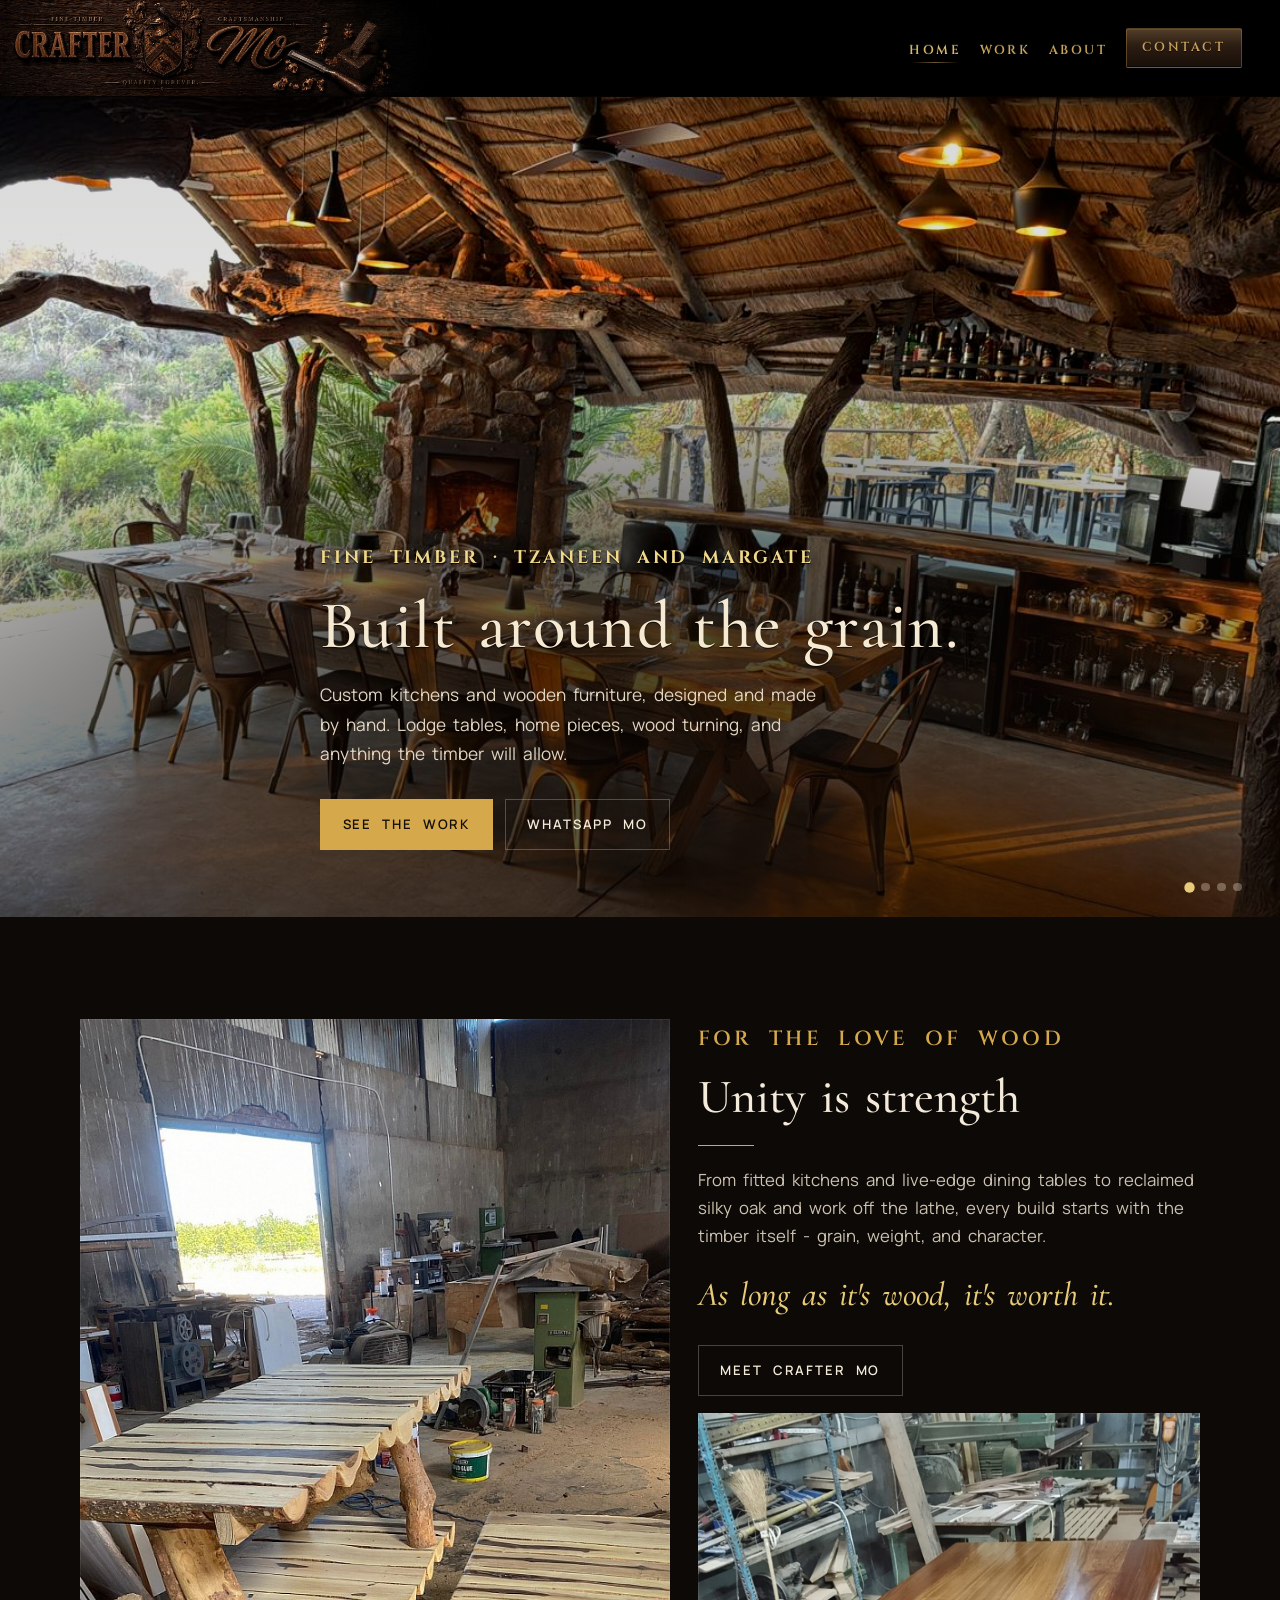
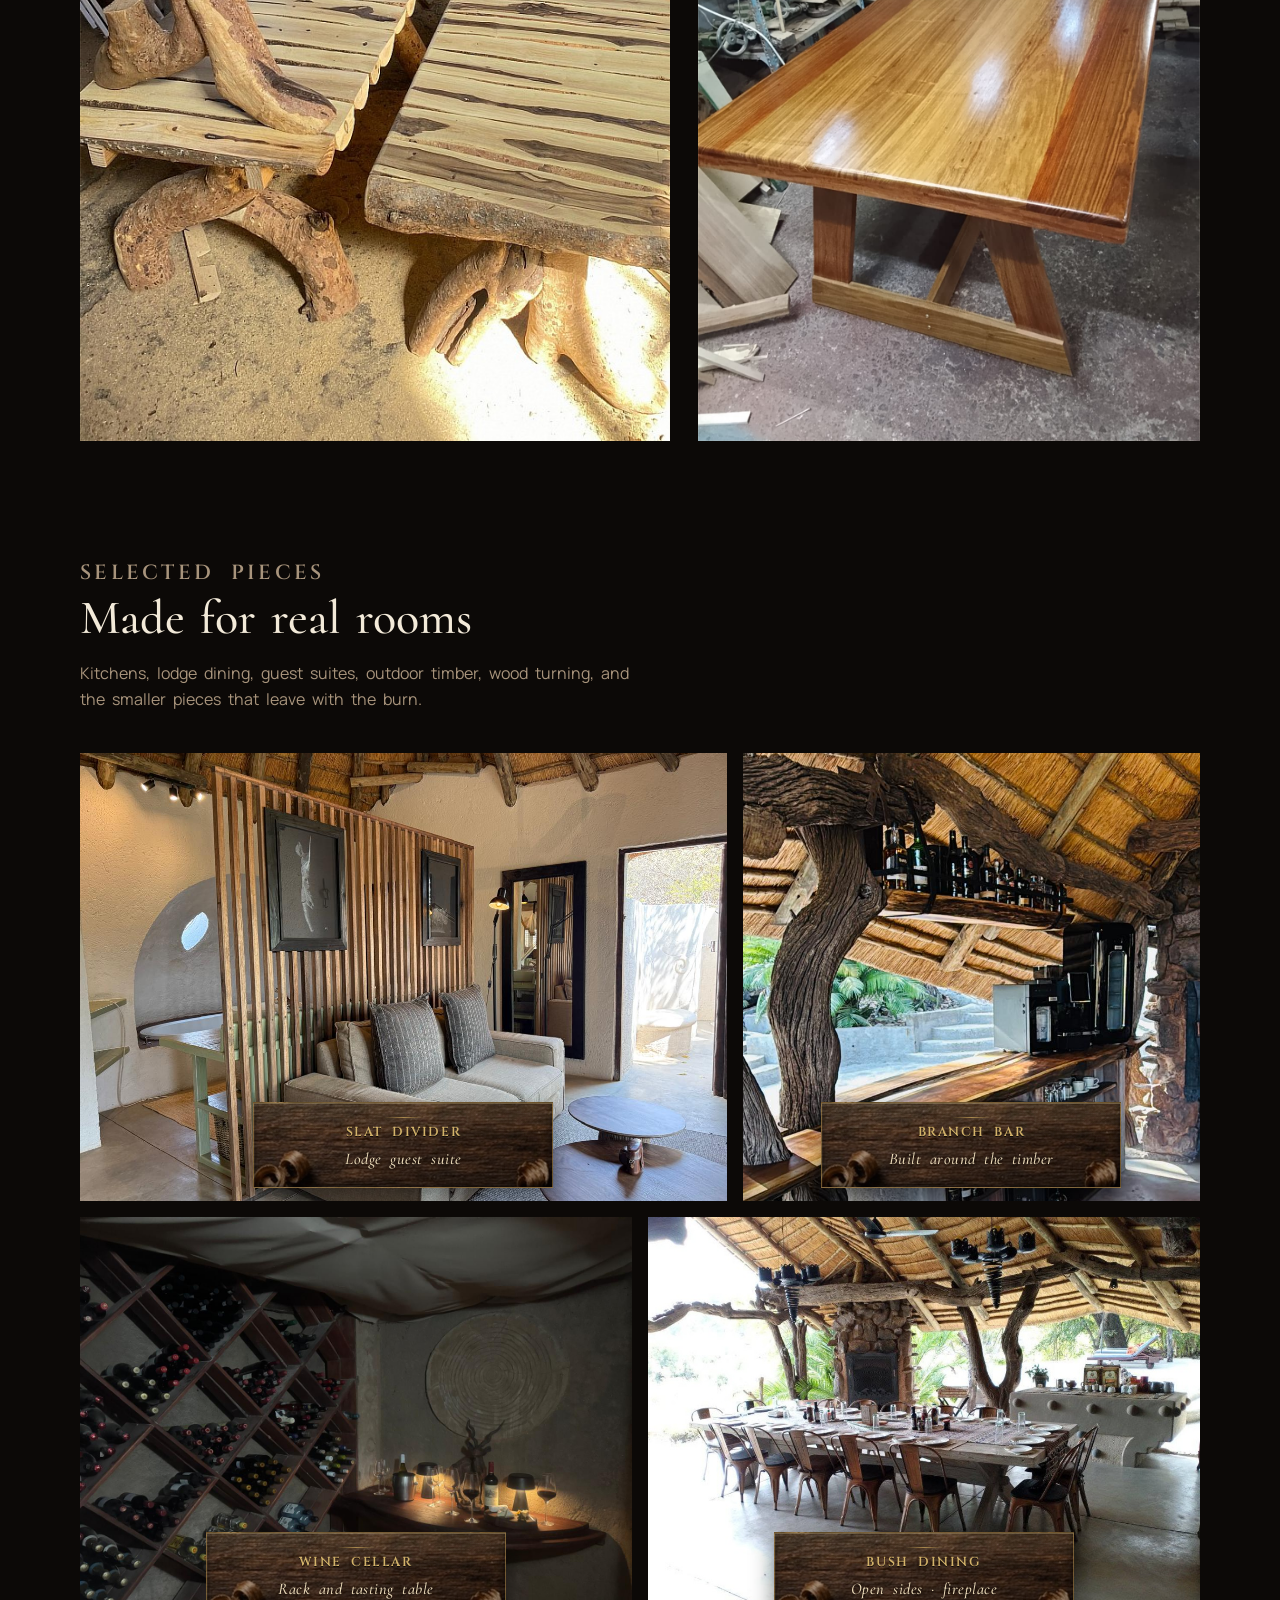
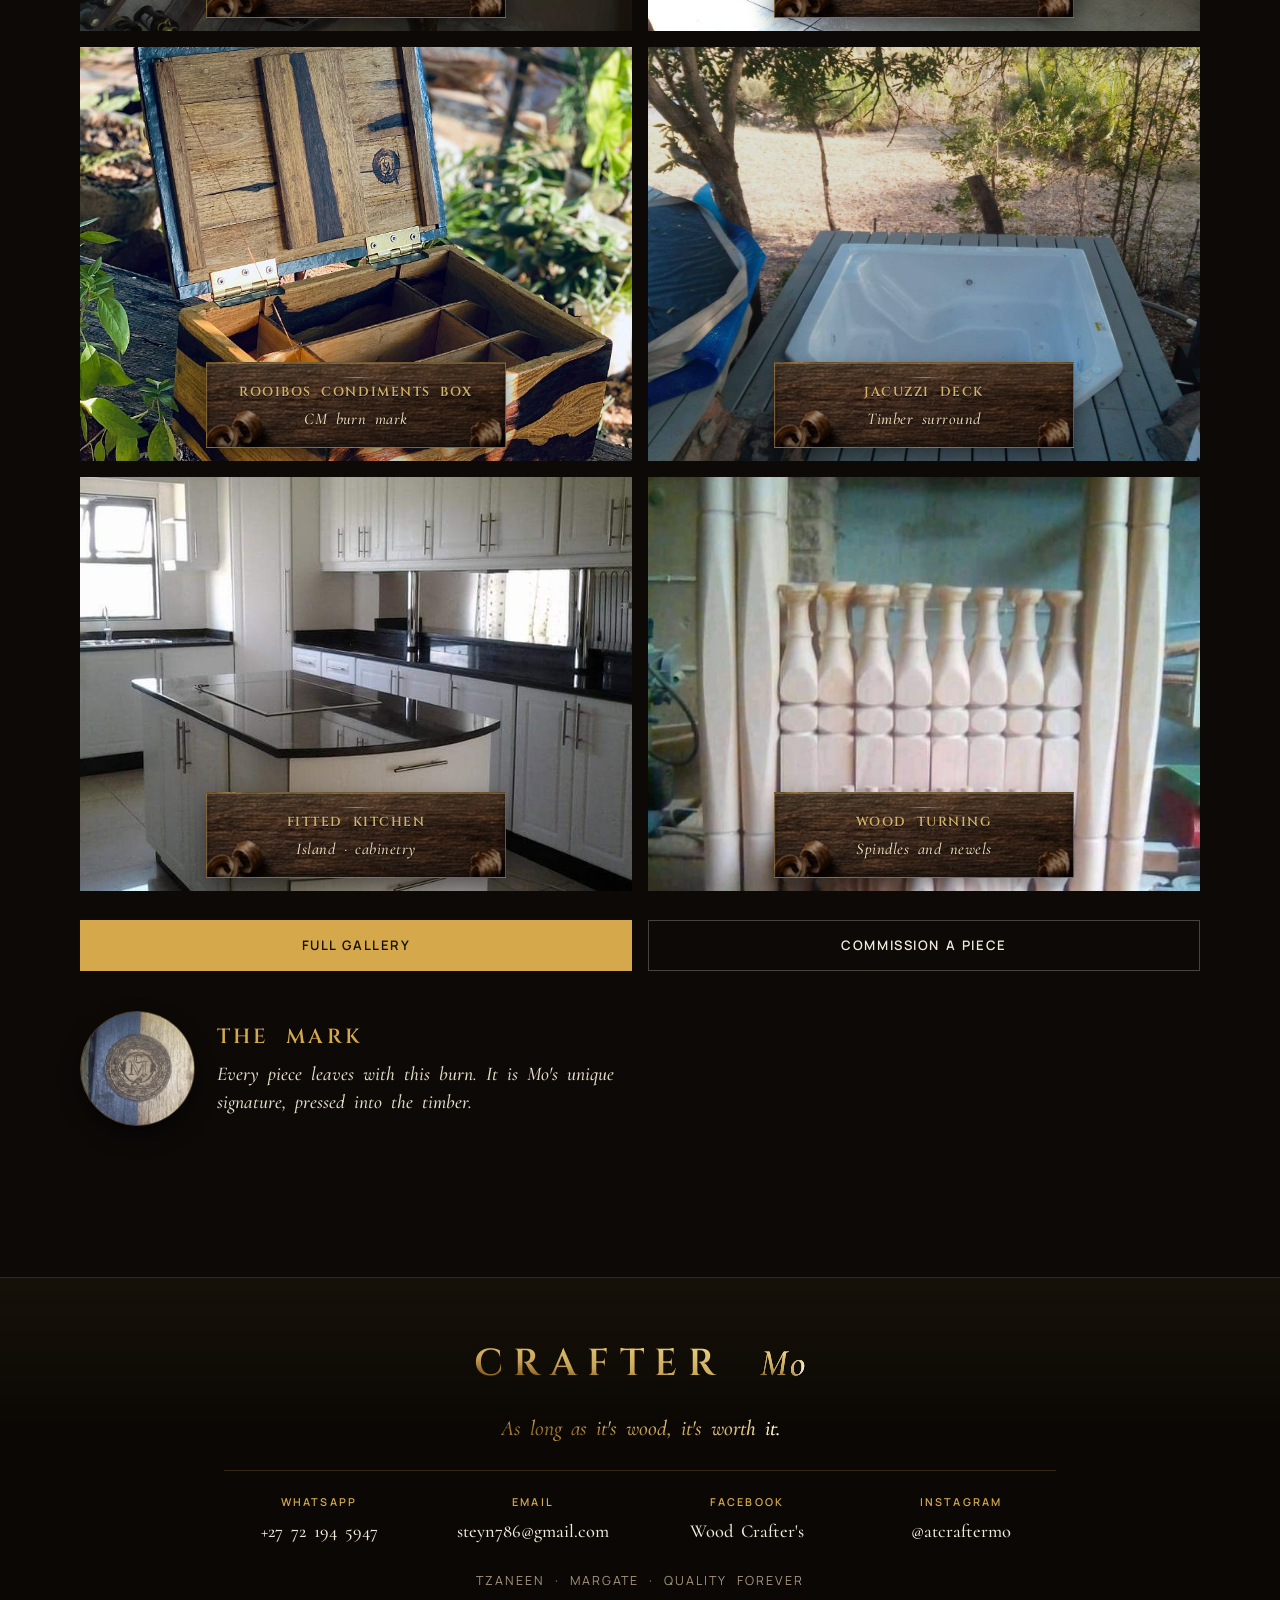
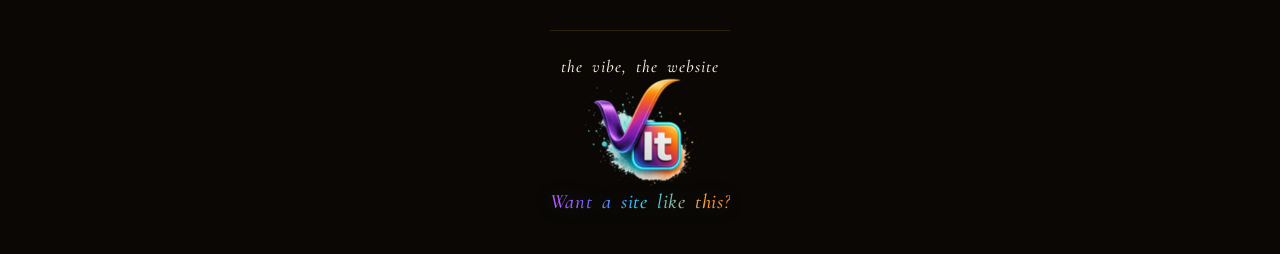
<file: index.html>
<!DOCTYPE html>
<html lang="en-ZA">
<head>
  <meta charset="UTF-8" />
  <meta name="viewport" content="width=device-width, initial-scale=1, viewport-fit=cover" />
  <title>Crafter Mo | Fine Timber Craftsmanship</title>
  <meta name="description" content="Crafter Mo - custom kitchens, wooden furniture and wood turning in South Africa. As long as it's wood, it's worth it." />
  <meta property="og:type" content="website" />
  <meta property="og:site_name" content="Crafter Mo" />
  <meta property="og:title" content="Crafter Mo | Fine Timber Craftsmanship" />
  <meta property="og:description" content="Custom kitchens, wooden furniture and wood turning, designed and made by hand in South Africa." />
  <meta property="og:url" content="https://craftermo.co.za/" />
  <meta property="og:image" content="https://craftermo.co.za/images/cm-crest-3.jpg" />
  <meta property="og:image:width" content="1200" />
  <meta property="og:image:height" content="1200" />
  <meta property="og:image:alt" content="Crafter Mo carved CM crest" />
  <meta name="twitter:card" content="summary_large_image" />
  <meta name="twitter:image" content="https://craftermo.co.za/images/cm-crest-3.jpg" />
  <link rel="canonical" href="https://craftermo.co.za/" />
  <script>if (/\/index\.html$/i.test(location.pathname)) location.replace(location.pathname.replace(/index\.html$/i, "") || "/");</script>
  <link rel="icon" href="favicon.ico" sizes="any" />
  <link rel="icon" type="image/png" sizes="32x32" href="images/favicon-32.png" />
  <link rel="icon" type="image/png" sizes="192x192" href="images/favicon-192.png" />
  <link rel="apple-touch-icon" href="images/apple-touch-icon.png" />
  <link rel="preload" as="image" href="images/lodge-dining-day.jpg" fetchpriority="high" />
  <link rel="preload" as="image" href="images/header-bar.jpg" fetchpriority="high" />
  <link rel="stylesheet" href="css/styles.css?v=20260915a" />
  <style>
    html, body { max-width: 100%; overflow-x: hidden; }
    @media (max-width: 1100px), (hover: none) and (pointer: coarse) {
      body {
        font-family: Roboto, "Noto Sans", Arial, sans-serif !important;
        word-spacing: 0.22em !important;
      }
      h1, h2,
      .lede, .quote, .footer-quote, .burn-sign-copy, .piece-meta p {
        font-family: Georgia, "Noto Serif", serif !important;
        letter-spacing: 0 !important;
        word-spacing: 0.18em !important;
      }
      .eyebrow, .piece-meta h3,
      .footer-mark, .footer-fine, .footer-links span, .form label {
        font-family: Roboto, "Noto Sans", Arial, sans-serif !important;
        letter-spacing: 0.04em !important;
        word-spacing: 0.5em !important;
      }
    }
  </style>
  <script type="application/ld+json">
  {
    "@context": "https://schema.org",
    "@type": "LocalBusiness",
    "name": "Crafter Mo",
    "alternateName": "Wood Crafter's",
    "url": "https://craftermo.co.za/",
    "image": "https://craftermo.co.za/images/cm-crest-3.jpg",
    "telephone": "+27721945947",
    "email": "steyn786@gmail.com",
    "description": "Custom kitchens, wooden furniture and wood turning, designed and made by hand in South Africa.",
    "founder": { "@type": "Person", "name": "Mohammed Steyn" },
    "areaServed": "ZA",
    "address": [
      { "@type": "PostalAddress", "addressLocality": "Tzaneen", "addressRegion": "Limpopo", "addressCountry": "ZA" },
      { "@type": "PostalAddress", "addressLocality": "Margate", "addressRegion": "KwaZulu-Natal", "addressCountry": "ZA" }
    ],
    "sameAs": [
      "https://www.facebook.com/kwamokitchens/",
      "https://www.instagram.com/atcraftermo/"
    ]
  }
  </script>
</head>
<body>
  <div class="site-bg" aria-hidden="true"></div>

  <header class="site-header">
    <div class="nav">
      <a class="brand" href="./" aria-label="Crafter Mo home"></a>
      <button class="nav-toggle" type="button" aria-label="Open menu" aria-expanded="false">
        <span></span>
      </button>
      <ul class="nav-links">
        <li><a href="./" aria-current="page">Home</a></li>
        <li><a href="work/">Work</a></li>
        <li><a href="about/">About</a></li>
        <li><a class="nav-cta" href="contact/">Contact</a></li>
      </ul>
    </div>
  </header>

  <main>
    <section class="hero">
      <div class="hero-media">
        <div class="hero-slides">
          <img class="is-active" src="images/lodge-dining-day.jpg" alt="Custom lodge dining table under a thatched lapa, built by Crafter Mo" width="1280" height="720" fetchpriority="high" decoding="sync" />
          <img data-src="images/lodge-dining-night.jpg" alt="Lodge dining room at night with timber tables and stone fireplace" width="1280" height="960" decoding="async" />
          <img data-src="images/lodge-bar-counter.jpg" alt="Live-edge timber bar with wine fridge and coffee station" width="1280" height="720" decoding="async" />
          <img data-src="images/lodge-suite.jpg" alt="Lodge suite with timber slat divider, thatch and custom joinery" width="1280" height="885" decoding="async" />
        </div>
      </div>
      <div class="wrap hero-content">
        <p class="eyebrow">Fine timber · Tzaneen and Margate</p>
        <h1>Built around the grain.</h1>
        <p class="lede">Custom kitchens and wooden furniture, designed and made by hand. Lodge tables, home pieces, wood turning, and anything the timber will allow.</p>
        <div class="btn-row">
          <a class="btn btn-gold" href="work/">See the work</a>
          <a class="btn btn-ghost" href="https://wa.me/27721945947" target="_blank" rel="noopener noreferrer">WhatsApp Mo</a>
        </div>
      </div>
      <div class="hero-dots" aria-label="Lodge work photos"></div>
    </section>

    <section class="section">
      <div class="wrap shop-split">
        <div class="split-copy reveal">
          <p class="eyebrow">For the love of wood</p>
          <h2>Unity is strength</h2>
          <hr class="rule" />
          <p class="lede" style="margin-top:0">From fitted kitchens and live-edge dining tables to reclaimed silky oak and work off the lathe, every build starts with the timber itself - grain, weight, and character.</p>
          <p class="quote">As long as it's wood, it's worth it.</p>
          <div class="btn-row">
            <a class="btn btn-ghost" href="about/">Meet Crafter Mo</a>
          </div>
        </div>
        <div class="frame shop-photo-a reveal">
          <img src="images/workshop-benches.jpg" alt="Rustic wooden benches and tables in Mo's workshop" loading="lazy" decoding="async" />
        </div>
        <div class="frame shop-photo-b reveal">
          <img src="images/workshop-table.jpg" alt="Gloss finished X-base dining table in the workshop" loading="lazy" decoding="async" />
        </div>
      </div>
    </section>

    <section class="section" style="padding-top:0">
      <div class="wrap">
        <div class="section-head reveal">
          <p class="eyebrow">Selected pieces</p>
          <h2>Made for real rooms</h2>
          <p>Kitchens, lodge dining, guest suites, outdoor timber, wood turning, and the smaller pieces that leave with the burn.</p>
        </div>
        <div class="gallery home-gallery">
          <article class="piece hero-piece reveal">
            <img src="images/lodge-divider.jpg" alt="Timber slat room divider and live-edge coffee tables in a lodge suite" loading="lazy" decoding="async" />
            <div class="piece-meta">
              <h3>Slat divider</h3>
              <p>Lodge guest suite</p>
            </div>
          </article>
          <article class="piece hero-side portrait reveal">
            <img src="images/lodge-bar-branch.jpg" alt="Live-edge bar wrapped around a tree branch under thatch" loading="lazy" decoding="async" />
            <div class="piece-meta">
              <h3>Branch bar</h3>
              <p>Built around the timber</p>
            </div>
          </article>
          <article class="piece half reveal">
            <img src="images/lodge-wine-cellar.jpg" alt="Custom diamond wine rack and live-edge tasting table" loading="lazy" decoding="async" />
            <div class="piece-meta">
              <h3>Wine cellar</h3>
              <p>Rack and tasting table</p>
            </div>
          </article>
          <article class="piece half reveal">
            <img src="images/dining-fireplace.jpg" alt="Long lodge dining table set for guests beside a stone fireplace" loading="lazy" decoding="async" />
            <div class="piece-meta">
              <h3>Bush dining</h3>
              <p>Open sides · fireplace</p>
            </div>
          </article>
          <article class="piece half box-shot reveal">
            <img src="images/condiments-box.jpg" alt="Open rooibos wood condiments box with compartments and a CM burn mark" loading="lazy" decoding="async" />
            <div class="piece-meta">
              <h3>Rooibos condiments box</h3>
              <p>CM burn mark</p>
            </div>
          </article>
          <article class="piece half reveal">
            <img src="images/deck-spa.jpg" alt="Grey timber deck built around an outdoor jacuzzi" loading="lazy" decoding="async" />
            <div class="piece-meta">
              <h3>Jacuzzi deck</h3>
              <p>Timber surround</p>
            </div>
          </article>
          <article class="piece half reveal">
            <img src="images/kitchen-island.jpg" alt="White kitchen with curved island, hob and black stone counters" loading="lazy" decoding="async" />
            <div class="piece-meta">
              <h3>Fitted kitchen</h3>
              <p>Island · cabinetry</p>
            </div>
          </article>
          <article class="piece half portrait reveal">
            <img src="images/turned-spindles.jpg" alt="Set of turned wooden newel posts, balusters and spindles in the workshop" loading="lazy" decoding="async" />
            <div class="piece-meta">
              <h3>Wood turning</h3>
              <p>Spindles and newels</p>
            </div>
          </article>
        </div>
        <div class="home-actions reveal">
          <a class="btn btn-gold" href="work/">Full gallery</a>
          <a class="btn btn-ghost" href="contact/">Commission a piece</a>
        </div>
        <aside class="burn-sign reveal">
          <img src="images/cm-burn-mark.jpg" alt="CM burn mark, Mo's signature on the timber" loading="lazy" decoding="async" />
          <div>
            <p class="eyebrow">The mark</p>
            <p class="burn-sign-copy">Every piece leaves with this burn. It is Mo's unique signature, pressed into the timber.</p>
          </div>
        </aside>
      </div>
    </section>
  </main>

  <footer class="site-footer">
    <div class="wrap footer-inner">
      <p class="footer-mark">Crafter <em>Mo</em></p>
      <p class="footer-quote">As long as it's wood, it's worth it.</p>
      <div class="footer-links">
        <a href="https://wa.me/27721945947" target="_blank" rel="noopener noreferrer"><span>WhatsApp</span>+27 72 194 5947</a>
        <a href="mailto:steyn786@gmail.com"><span>Email</span>steyn786@gmail.com</a>
        <a href="https://www.facebook.com/kwamokitchens/" target="_blank" rel="noopener noreferrer"><span>Facebook</span>Wood Crafter's</a>
        <a href="https://www.instagram.com/atcraftermo/" target="_blank" rel="noopener noreferrer"><span>Instagram</span>@atcraftermo</a>
      </div>
      <p class="footer-fine">Tzaneen · Margate · Quality forever</p>
      <a class="footer-vibeit" href="https://vibeit-intel.net/" target="_blank" rel="noopener noreferrer" aria-label="Website by VibeIt-Intel. Want a site like this?">
        <span class="footer-vibeit-sign">the vibe, the website</span>
        <img src="images/vibeit-mark.png" alt="VibeIt" width="160" height="160" loading="lazy" decoding="async" />
        <span class="footer-vibeit-cta">Want a site like this?</span>
      </a>
    </div>
  </footer>

  <script src="js/main.js?v=20260915a"></script>
</body>
</html>
</file>
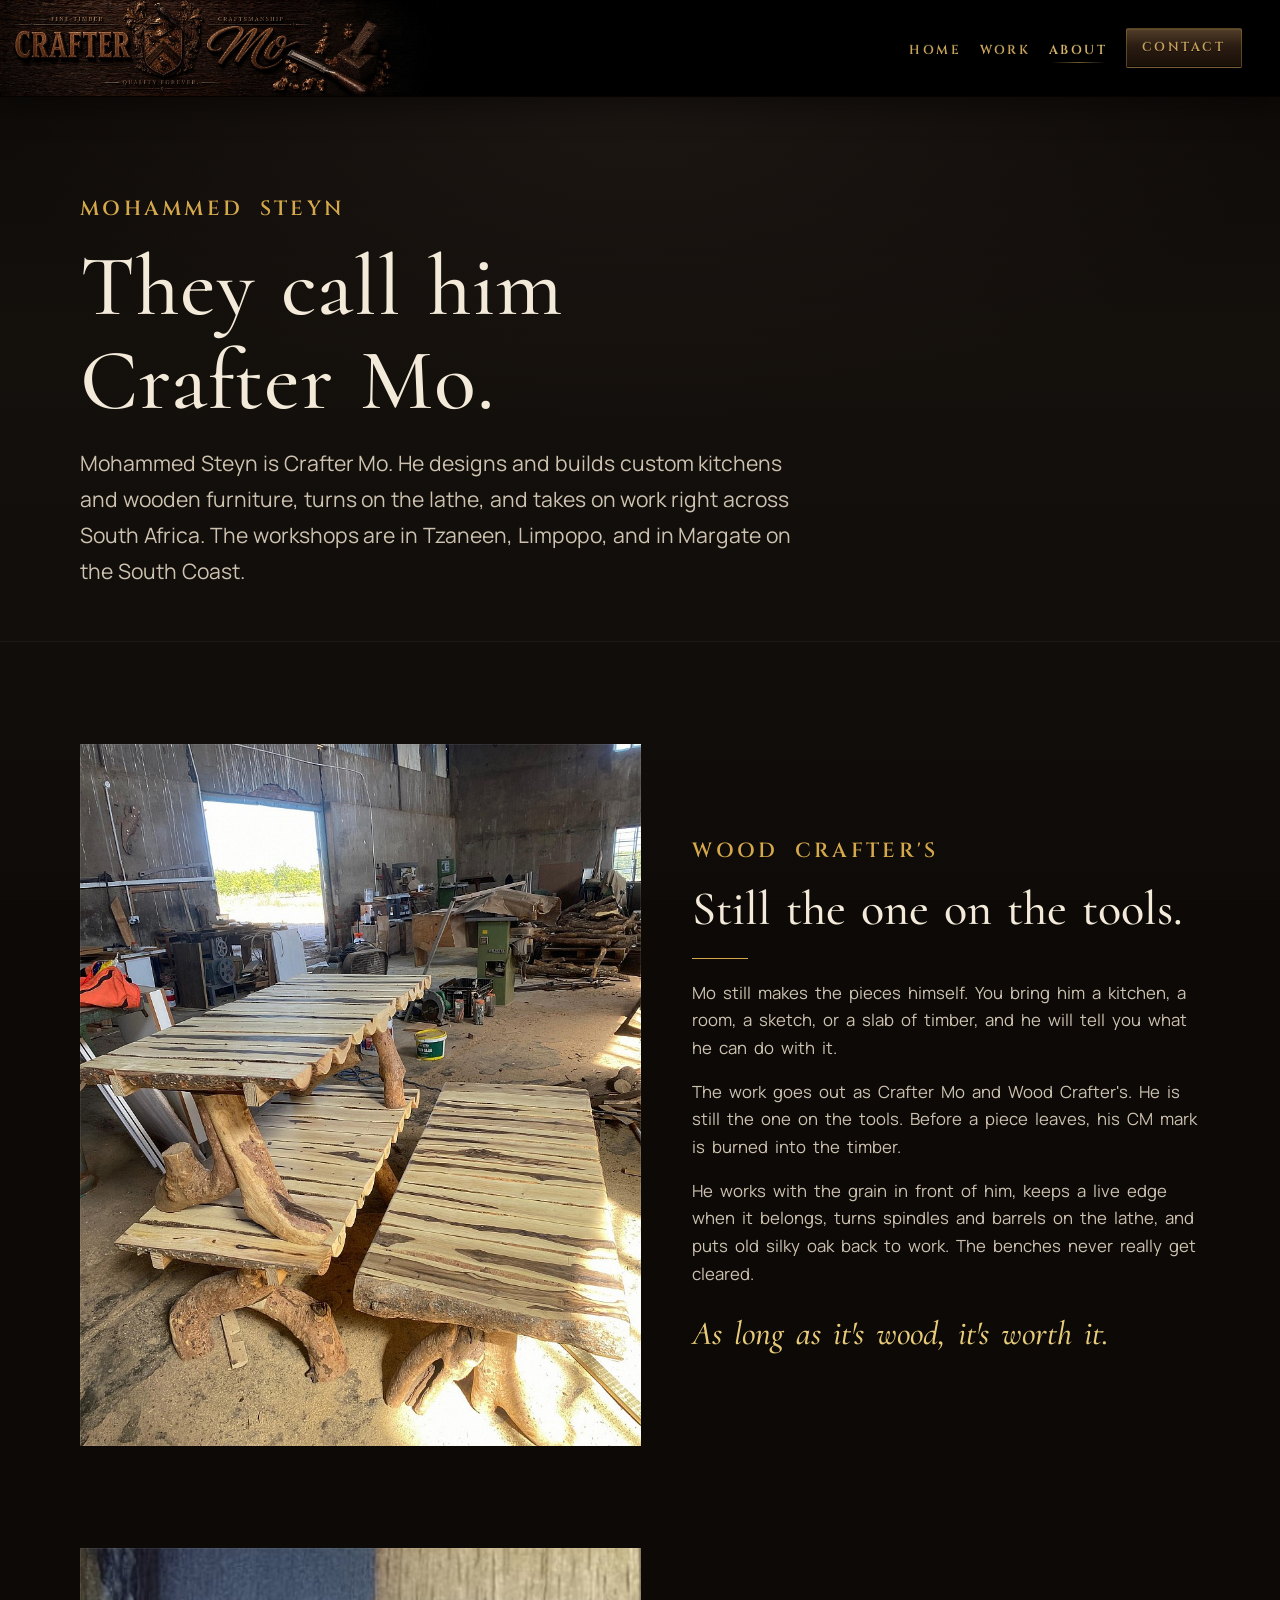
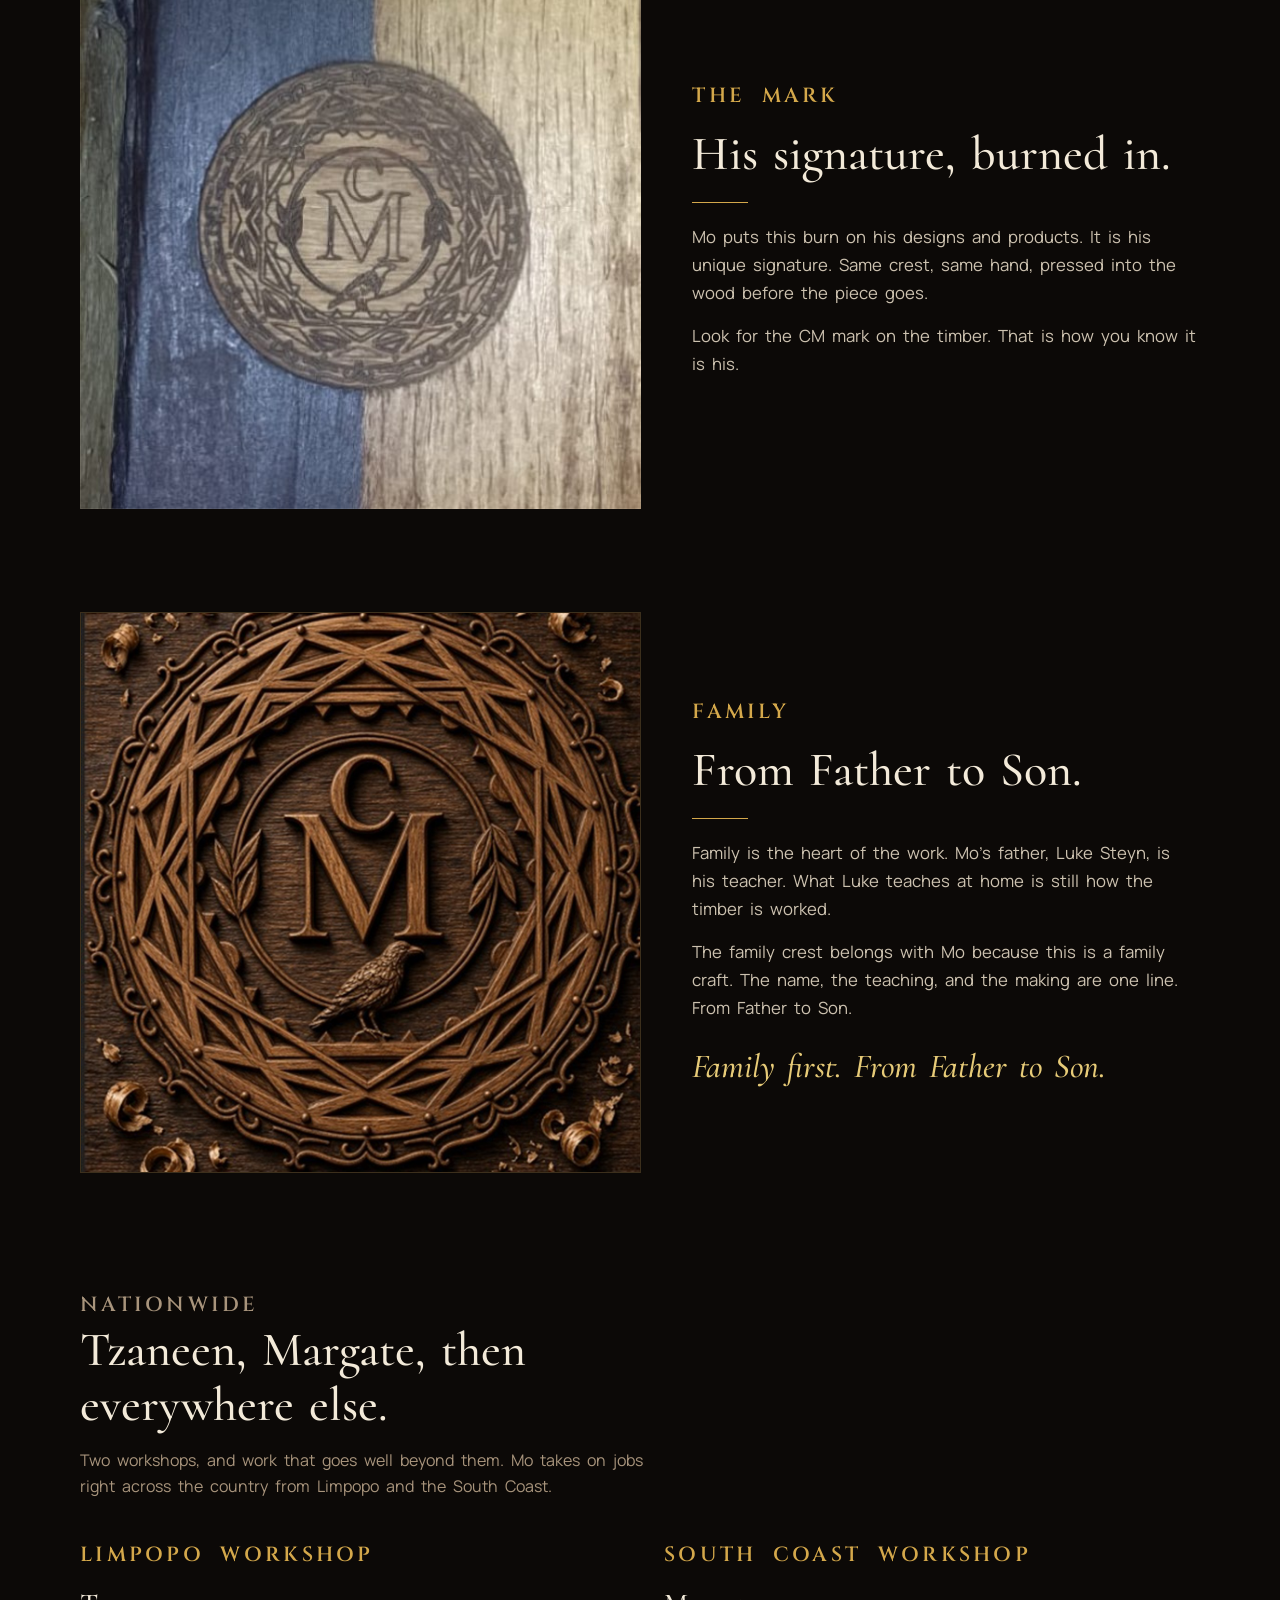
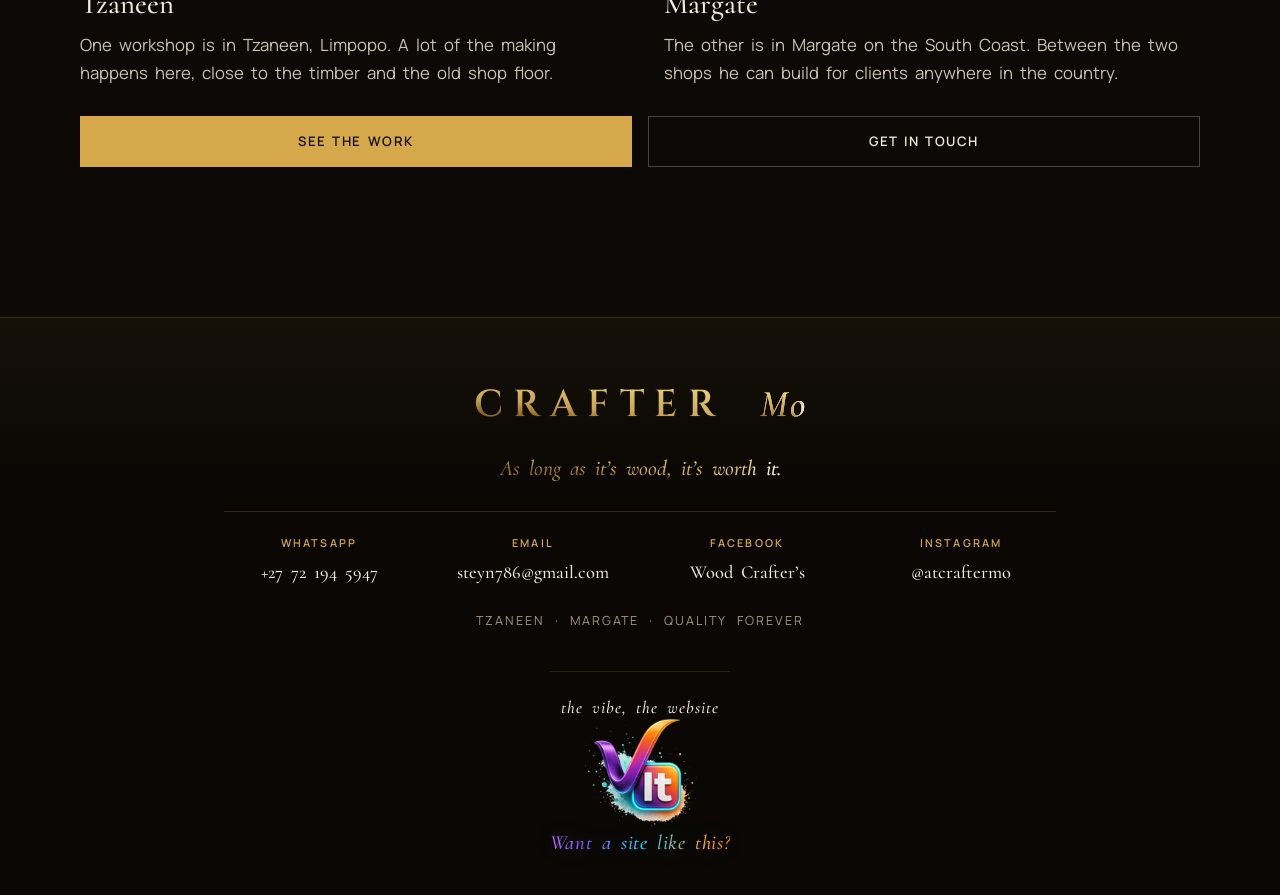
<file: about/index.html>
<!DOCTYPE html>
<html lang="en-ZA">
<head>
  <meta charset="UTF-8" />
  <meta name="viewport" content="width=device-width, initial-scale=1, viewport-fit=cover" />
  <title>About | Crafter Mo</title>
  <meta name="description" content="Meet Mohammed Steyn, Crafter Mo. Custom kitchens, wooden furniture and wood turning from workshops in Tzaneen and Margate, with work taken on nationwide." />
  <meta property="og:type" content="website" />
  <meta property="og:site_name" content="Crafter Mo" />
  <meta property="og:title" content="About | Crafter Mo" />
  <meta property="og:description" content="Mohammed Steyn, Crafter Mo. Custom kitchens, wooden furniture and wood turning. Workshops in Tzaneen and Margate, work nationwide." />
  <meta property="og:url" content="https://craftermo.co.za/about/" />
  <meta property="og:image" content="https://craftermo.co.za/images/cm-crest-3.jpg" />
  <meta property="og:image:width" content="1200" />
  <meta property="og:image:height" content="1200" />
  <meta property="og:image:alt" content="Crafter Mo carved CM crest" />
  <meta name="twitter:card" content="summary_large_image" />
  <meta name="twitter:image" content="https://craftermo.co.za/images/cm-crest-3.jpg" />
  <link rel="canonical" href="https://craftermo.co.za/about/" />
  <link rel="icon" href="../favicon.ico" sizes="any" />
  <link rel="icon" type="image/png" sizes="32x32" href="../images/favicon-32.png" />
  <link rel="icon" type="image/png" sizes="192x192" href="../images/favicon-192.png" />
  <link rel="apple-touch-icon" href="../images/apple-touch-icon.png" />
  <link rel="preload" as="image" href="../images/header-bar.jpg" fetchpriority="high" />
  <link rel="stylesheet" href="../css/styles.css?v=20260915a" />
  <style>
    html, body { max-width: 100%; overflow-x: hidden; }
    @media (max-width: 1100px), (hover: none) and (pointer: coarse) {
      body {
        font-family: Roboto, "Noto Sans", Arial, sans-serif !important;
        word-spacing: 0.22em !important;
      }
      h1, h2,
      .lede, .quote, .footer-quote, .burn-sign-copy, .piece-meta p {
        font-family: Georgia, "Noto Serif", serif !important;
        letter-spacing: 0 !important;
        word-spacing: 0.18em !important;
      }
      .eyebrow, .piece-meta h3,
      .footer-mark, .footer-fine, .footer-links span, .form label {
        font-family: Roboto, "Noto Sans", Arial, sans-serif !important;
        letter-spacing: 0.04em !important;
        word-spacing: 0.5em !important;
      }
    }
  </style>
  <script type="application/ld+json">
  {
    "@context": "https://schema.org",
    "@type": "LocalBusiness",
    "name": "Crafter Mo",
    "alternateName": "Wood Crafter's",
    "url": "https://craftermo.co.za/",
    "image": "https://craftermo.co.za/images/cm-crest-3.jpg",
    "telephone": "+27721945947",
    "email": "steyn786@gmail.com",
    "description": "Custom kitchens, wooden furniture and wood turning, designed and made by hand in South Africa.",
    "founder": { "@type": "Person", "name": "Mohammed Steyn" },
    "areaServed": "ZA",
    "sameAs": [
      "https://www.facebook.com/kwamokitchens/",
      "https://www.instagram.com/atcraftermo/"
    ]
  }
  </script>
</head>
<body>
  <div class="site-bg" aria-hidden="true"></div>

  <header class="site-header">
    <div class="nav">
      <a class="brand" href="../" aria-label="Crafter Mo home"></a>
      <button class="nav-toggle" type="button" aria-label="Open menu" aria-expanded="false">
        <span></span>
      </button>
      <ul class="nav-links">
        <li><a href="../">Home</a></li>
        <li><a href="../work/">Work</a></li>
        <li><a href="../about/" aria-current="page">About</a></li>
        <li><a class="nav-cta" href="../contact/">Contact</a></li>
      </ul>
    </div>
  </header>

  <main>
    <section class="page-hero page-hero-about">
      <div class="wrap">
        <p class="eyebrow">Mohammed Steyn</p>
        <h1>They call him Crafter Mo.</h1>
        <p class="lede">Mohammed Steyn is Crafter Mo. He designs and builds custom kitchens and wooden furniture, turns on the lathe, and takes on work right across South Africa. The workshops are in Tzaneen, Limpopo, and in Margate on the South Coast.</p>
      </div>
    </section>

    <section class="section">
      <div class="wrap split reverse">
        <div class="split-copy reveal">
          <p class="eyebrow">Wood Crafter's</p>
          <h2>Still the one on the tools.</h2>
          <hr class="rule" />
          <p class="lede" style="margin-top:0">Mo still makes the pieces himself. You bring him a kitchen, a room, a sketch, or a slab of timber, and he will tell you what he can do with it.</p>
          <p class="copy">The work goes out as Crafter Mo and Wood Crafter's. He is still the one on the tools. Before a piece leaves, his CM mark is burned into the timber.</p>
          <p class="copy">He works with the grain in front of him, keeps a live edge when it belongs, turns spindles and barrels on the lathe, and puts old silky oak back to work. The benches never really get cleared.</p>
          <p class="quote">As long as it's wood, it's worth it.</p>
        </div>
        <div class="frame reveal">
          <img src="../images/workshop-benches.jpg" alt="Inside Mo's workshop with rustic tables and machinery" fetchpriority="high" decoding="async" />
        </div>
      </div>
    </section>

    <section class="section" style="padding-top:0">
      <div class="wrap split">
        <div class="frame burn-frame reveal">
          <img src="../images/cm-burn-mark.jpg" alt="CM crest burned into the timber, Crafter Mo's signature on the work" loading="lazy" decoding="async" />
        </div>
        <div class="split-copy reveal">
          <p class="eyebrow">The mark</p>
          <h2>His signature, burned in.</h2>
          <hr class="rule" />
          <p class="lede" style="margin-top:0">Mo puts this burn on his designs and products. It is his unique signature. Same crest, same hand, pressed into the wood before the piece goes.</p>
          <p class="copy">Look for the CM mark on the timber. That is how you know it is his.</p>
        </div>
      </div>
    </section>

    <section class="section" style="padding-top:0">
      <div class="wrap split">
        <div class="legacy-crest reveal">
          <img src="../images/cm-crest.jpg" alt="Steyn family crest, the carved CM mark that travels with the work" loading="lazy" decoding="async" />
        </div>
        <div class="split-copy reveal">
          <p class="eyebrow">Family</p>
          <h2>From Father to Son.</h2>
          <hr class="rule" />
          <p class="lede" style="margin-top:0">Family is the heart of the work. Mo's father, Luke Steyn, is his teacher. What Luke teaches at home is still how the timber is worked.</p>
          <p class="copy">The family crest belongs with Mo because this is a family craft. The name, the teaching, and the making are one line. From Father to Son.</p>
          <p class="quote">Family first. From Father to Son.</p>
        </div>
      </div>
    </section>

    <section class="section" style="padding-top:0">
      <div class="wrap">
        <div class="section-head reveal">
          <p class="eyebrow">Nationwide</p>
          <h2>Tzaneen, Margate, then everywhere else.</h2>
          <p>Two workshops, and work that goes well beyond them. Mo takes on jobs right across the country from Limpopo and the South Coast.</p>
        </div>
        <div class="place-grid">
          <div class="reveal">
            <p class="eyebrow">Limpopo workshop</p>
            <h3>Tzaneen</h3>
            <p class="copy">One workshop is in Tzaneen, Limpopo. A lot of the making happens here, close to the timber and the old shop floor.</p>
          </div>
          <div class="reveal">
            <p class="eyebrow">South Coast workshop</p>
            <h3>Margate</h3>
            <p class="copy">The other is in Margate on the South Coast. Between the two shops he can build for clients anywhere in the country.</p>
          </div>
        </div>
        <div class="home-actions reveal">
          <a class="btn btn-gold" href="../work/">See the work</a>
          <a class="btn btn-ghost" href="../contact/">Get in touch</a>
        </div>
      </div>
    </section>
  </main>

  <footer class="site-footer">
    <div class="wrap footer-inner">
      <p class="footer-mark">Crafter <em>Mo</em></p>
      <p class="footer-quote">As long as it’s wood, it’s worth it.</p>
      <div class="footer-links">
        <a href="https://wa.me/27721945947" target="_blank" rel="noopener noreferrer"><span>WhatsApp</span>+27 72 194 5947</a>
        <a href="mailto:steyn786@gmail.com"><span>Email</span>steyn786@gmail.com</a>
        <a href="https://www.facebook.com/kwamokitchens/" target="_blank" rel="noopener noreferrer"><span>Facebook</span>Wood Crafter’s</a>
        <a href="https://www.instagram.com/atcraftermo/" target="_blank" rel="noopener noreferrer"><span>Instagram</span>@atcraftermo</a>
      </div>
      <p class="footer-fine">Tzaneen · Margate · Quality forever</p>
      <a class="footer-vibeit" href="https://vibeit-intel.net/" target="_blank" rel="noopener noreferrer" aria-label="Website by VibeIt-Intel. Want a site like this?">
        <span class="footer-vibeit-sign">the vibe, the website</span>
        <img src="../images/vibeit-mark.png" alt="VibeIt" width="160" height="160" loading="lazy" decoding="async" />
        <span class="footer-vibeit-cta">Want a site like this?</span>
      </a>
    </div>
  </footer>

  <script src="../js/main.js?v=20260915a"></script>
</body>
</html>
</file>
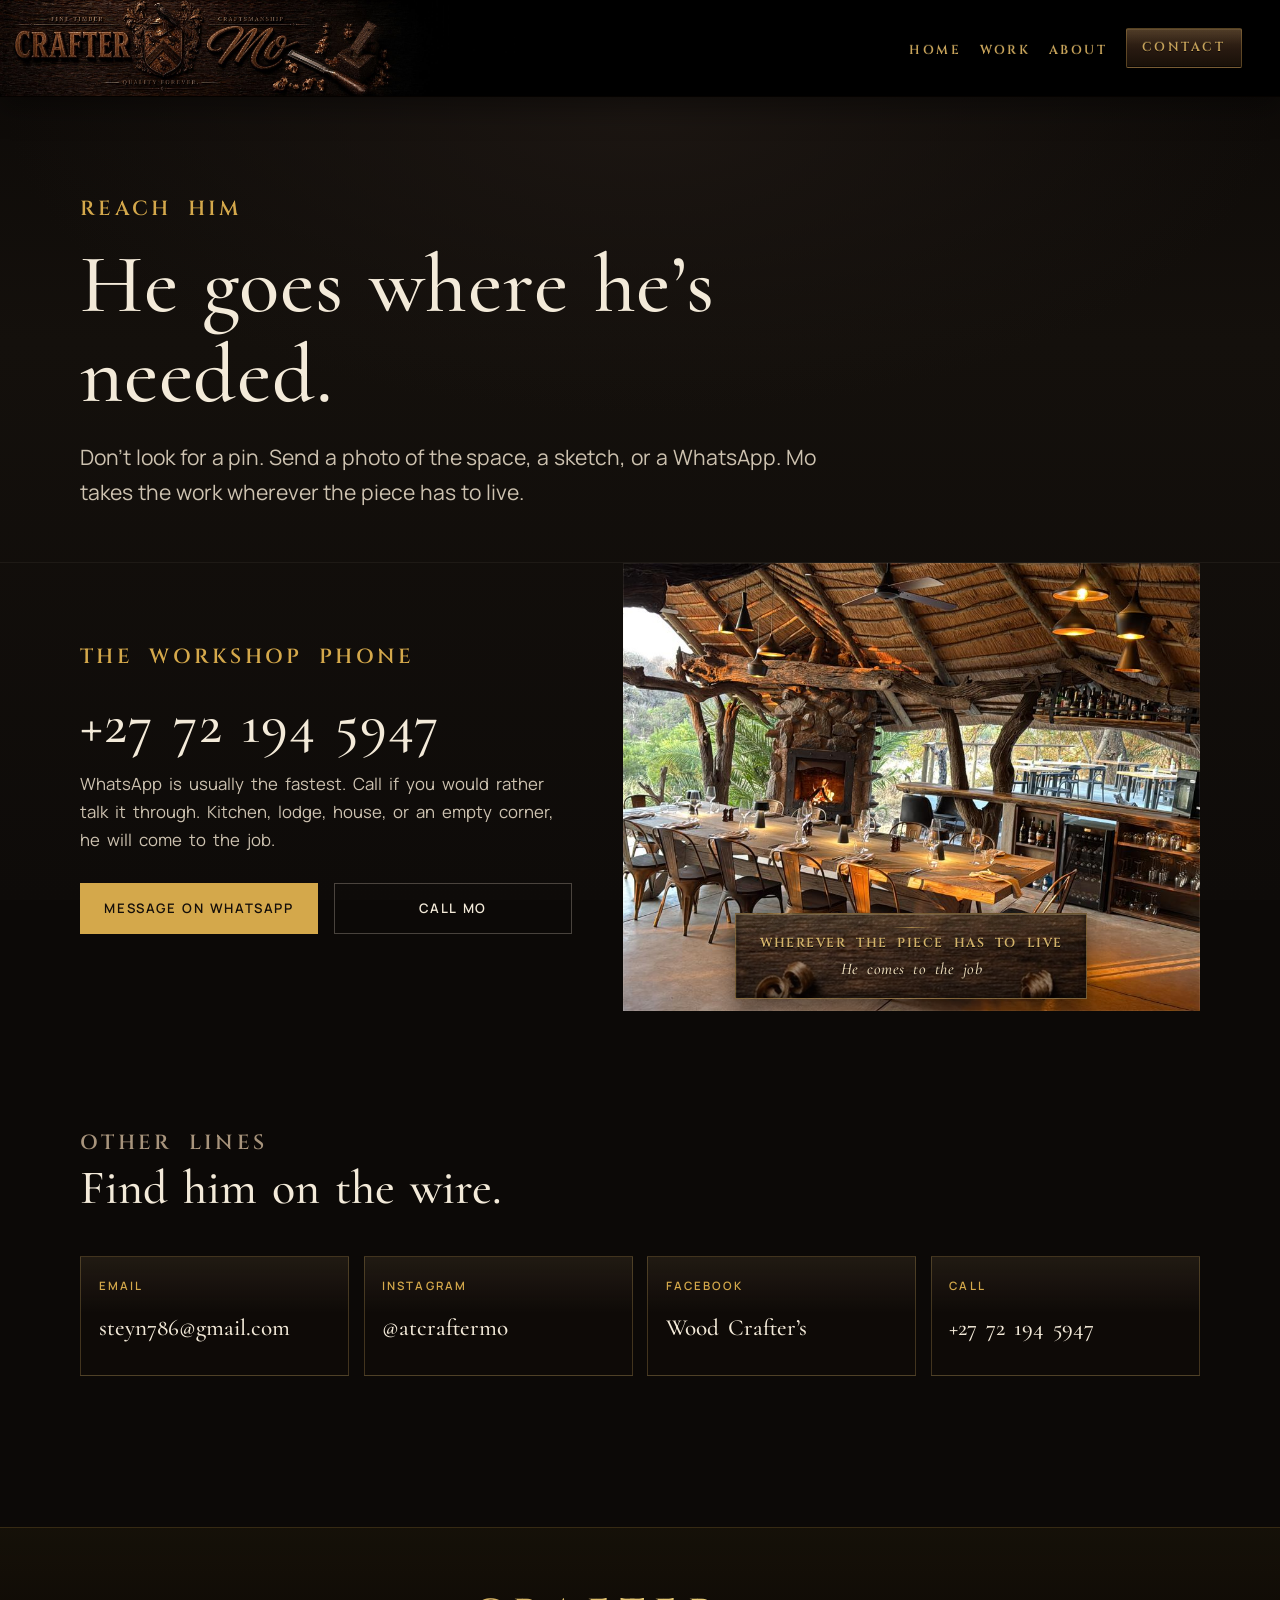
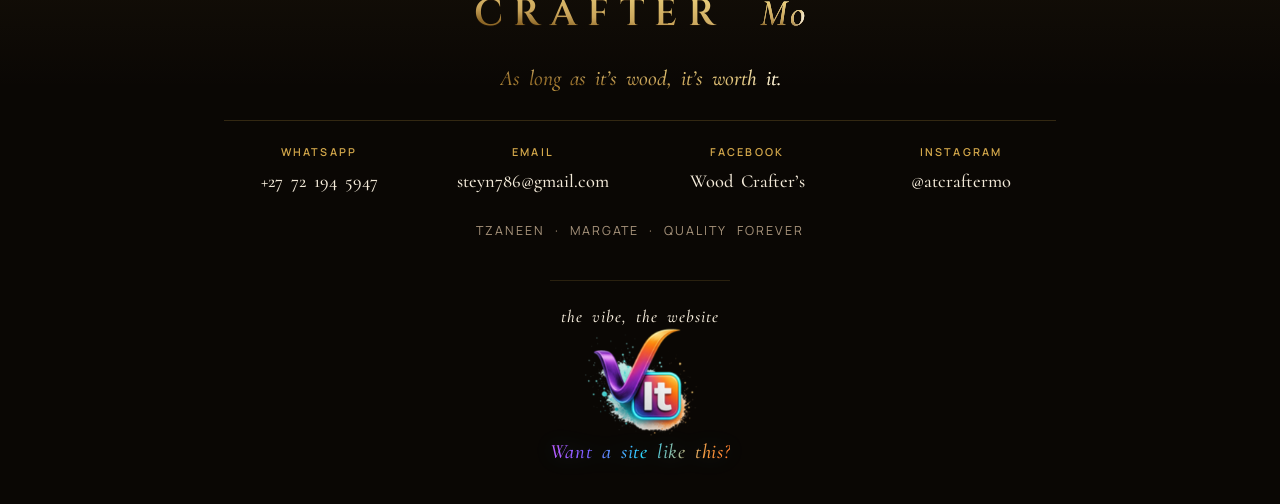
<file: contact/index.html>
<!DOCTYPE html>
<html lang="en-ZA">
<head>
  <meta charset="UTF-8" />
  <meta name="viewport" content="width=device-width, initial-scale=1, viewport-fit=cover" />
  <title>Contact | Crafter Mo</title>
  <meta name="description" content="Talk to Crafter Mo. WhatsApp, call or email. He works wherever the job is." />
  <meta property="og:type" content="website" />
  <meta property="og:site_name" content="Crafter Mo" />
  <meta property="og:title" content="Contact | Crafter Mo" />
  <meta property="og:description" content="WhatsApp, call or email Crafter Mo. He goes where he is needed." />
  <meta property="og:url" content="https://craftermo.co.za/contact/" />
  <meta property="og:image" content="https://craftermo.co.za/images/cm-crest-3.jpg" />
  <meta property="og:image:width" content="1200" />
  <meta property="og:image:height" content="1200" />
  <meta property="og:image:alt" content="Crafter Mo carved CM crest" />
  <meta name="twitter:card" content="summary_large_image" />
  <meta name="twitter:image" content="https://craftermo.co.za/images/cm-crest-3.jpg" />
  <link rel="canonical" href="https://craftermo.co.za/contact/" />
  <link rel="icon" href="../favicon.ico" sizes="any" />
  <link rel="icon" type="image/png" sizes="32x32" href="../images/favicon-32.png" />
  <link rel="icon" type="image/png" sizes="192x192" href="../images/favicon-192.png" />
  <link rel="apple-touch-icon" href="../images/apple-touch-icon.png" />
  <link rel="preload" as="image" href="../images/header-bar.jpg" fetchpriority="high" />
  <link rel="stylesheet" href="../css/styles.css?v=20260915a" />
  <style>
    html, body { max-width: 100%; overflow-x: hidden; }
    @media (max-width: 1100px), (hover: none) and (pointer: coarse) {
      body {
        font-family: Roboto, "Noto Sans", Arial, sans-serif !important;
        word-spacing: 0.22em !important;
      }
      h1, h2,
      .lede, .quote, .footer-quote, .burn-sign-copy, .piece-meta p {
        font-family: Georgia, "Noto Serif", serif !important;
        letter-spacing: 0 !important;
        word-spacing: 0.18em !important;
      }
      .eyebrow, .piece-meta h3,
      .footer-mark, .footer-fine, .footer-links span, .form label {
        font-family: Roboto, "Noto Sans", Arial, sans-serif !important;
        letter-spacing: 0.04em !important;
        word-spacing: 0.5em !important;
      }
    }
  </style>
  <script type="application/ld+json">
  {
    "@context": "https://schema.org",
    "@type": "LocalBusiness",
    "name": "Crafter Mo",
    "alternateName": "Wood Crafter's",
    "url": "https://craftermo.co.za/",
    "image": "https://craftermo.co.za/images/cm-crest-3.jpg",
    "telephone": "+27721945947",
    "email": "steyn786@gmail.com",
    "description": "Custom kitchens, wooden furniture and wood turning, designed and made by hand in South Africa.",
    "founder": { "@type": "Person", "name": "Mohammed Steyn" },
    "areaServed": "ZA",
    "sameAs": [
      "https://www.facebook.com/kwamokitchens/",
      "https://www.instagram.com/atcraftermo/"
    ]
  }
  </script>
</head>
<body>
  <div class="site-bg" aria-hidden="true"></div>

  <header class="site-header">
    <div class="nav">
      <a class="brand" href="../" aria-label="Crafter Mo home"></a>
      <button class="nav-toggle" type="button" aria-label="Open menu" aria-expanded="false">
        <span></span>
      </button>
      <ul class="nav-links">
        <li><a href="../">Home</a></li>
        <li><a href="../work/">Work</a></li>
        <li><a href="../about/">About</a></li>
        <li><a class="nav-cta" href="../contact/" aria-current="page">Contact</a></li>
      </ul>
    </div>
  </header>

  <main>
    <section class="page-hero page-hero-contact">
      <div class="wrap">
        <p class="eyebrow">Reach him</p>
        <h1>He goes where he’s needed.</h1>
        <p class="lede">Don’t look for a pin. Send a photo of the space, a sketch, or a WhatsApp. Mo takes the work wherever the piece has to live.</p>
      </div>
    </section>

    <section class="section" style="padding-top:0">
      <div class="wrap reach">
        <div class="reach-phone reveal">
          <p class="eyebrow">The workshop phone</p>
          <a class="reach-number" href="https://wa.me/27721945947" target="_blank" rel="noopener noreferrer">+27 72 194 5947</a>
          <p class="copy">WhatsApp is usually the fastest. Call if you would rather talk it through. Kitchen, lodge, house, or an empty corner, he will come to the job.</p>
          <div class="home-actions">
            <a class="btn btn-gold" href="https://wa.me/27721945947?text=Hi%20Mo%2C%20I%20found%20your%20website%20and%20would%20like%20to%20chat%20about%20a%20piece." target="_blank" rel="noopener noreferrer">Message on WhatsApp</a>
            <a class="btn btn-ghost" href="tel:+27721945947">Call Mo</a>
          </div>
        </div>
        <figure class="reach-scene reveal">
          <img src="../images/lodge-dining-day.jpg" alt="A Crafter Mo table in the room it was built for" fetchpriority="high" decoding="async" />
          <figcaption class="piece-meta">
            <h3>Wherever the piece has to live</h3>
            <p>He comes to the job</p>
          </figcaption>
        </figure>
      </div>
    </section>

    <section class="section" style="padding-top:0">
      <div class="wrap">
        <div class="section-head reveal">
          <p class="eyebrow">Other lines</p>
          <h2>Find him on the wire.</h2>
        </div>
        <div class="reach-ways">
          <a class="reach-way reveal" href="mailto:steyn786@gmail.com">
            <strong>Email</strong>
            <span>steyn786@gmail.com</span>
          </a>
          <a class="reach-way reveal" href="https://www.instagram.com/atcraftermo/" target="_blank" rel="noopener noreferrer">
            <strong>Instagram</strong>
            <span>@atcraftermo</span>
          </a>
          <a class="reach-way reveal" href="https://www.facebook.com/kwamokitchens/" target="_blank" rel="noopener noreferrer">
            <strong>Facebook</strong>
            <span>Wood Crafter’s</span>
          </a>
          <a class="reach-way reveal" href="tel:+27721945947">
            <strong>Call</strong>
            <span>+27 72 194 5947</span>
          </a>
        </div>
      </div>
    </section>
  </main>

  <footer class="site-footer">
    <div class="wrap footer-inner">
      <p class="footer-mark">Crafter <em>Mo</em></p>
      <p class="footer-quote">As long as it’s wood, it’s worth it.</p>
      <div class="footer-links">
        <a href="https://wa.me/27721945947" target="_blank" rel="noopener noreferrer"><span>WhatsApp</span>+27 72 194 5947</a>
        <a href="mailto:steyn786@gmail.com"><span>Email</span>steyn786@gmail.com</a>
        <a href="https://www.facebook.com/kwamokitchens/" target="_blank" rel="noopener noreferrer"><span>Facebook</span>Wood Crafter’s</a>
        <a href="https://www.instagram.com/atcraftermo/" target="_blank" rel="noopener noreferrer"><span>Instagram</span>@atcraftermo</a>
      </div>
      <p class="footer-fine">Tzaneen · Margate · Quality forever</p>
      <a class="footer-vibeit" href="https://vibeit-intel.net/" target="_blank" rel="noopener noreferrer" aria-label="Website by VibeIt-Intel. Want a site like this?">
        <span class="footer-vibeit-sign">the vibe, the website</span>
        <img src="../images/vibeit-mark.png" alt="VibeIt" width="160" height="160" loading="lazy" decoding="async" />
        <span class="footer-vibeit-cta">Want a site like this?</span>
      </a>
    </div>
  </footer>

  <script src="../js/main.js?v=20260915a"></script>
</body>
</html>
</file>
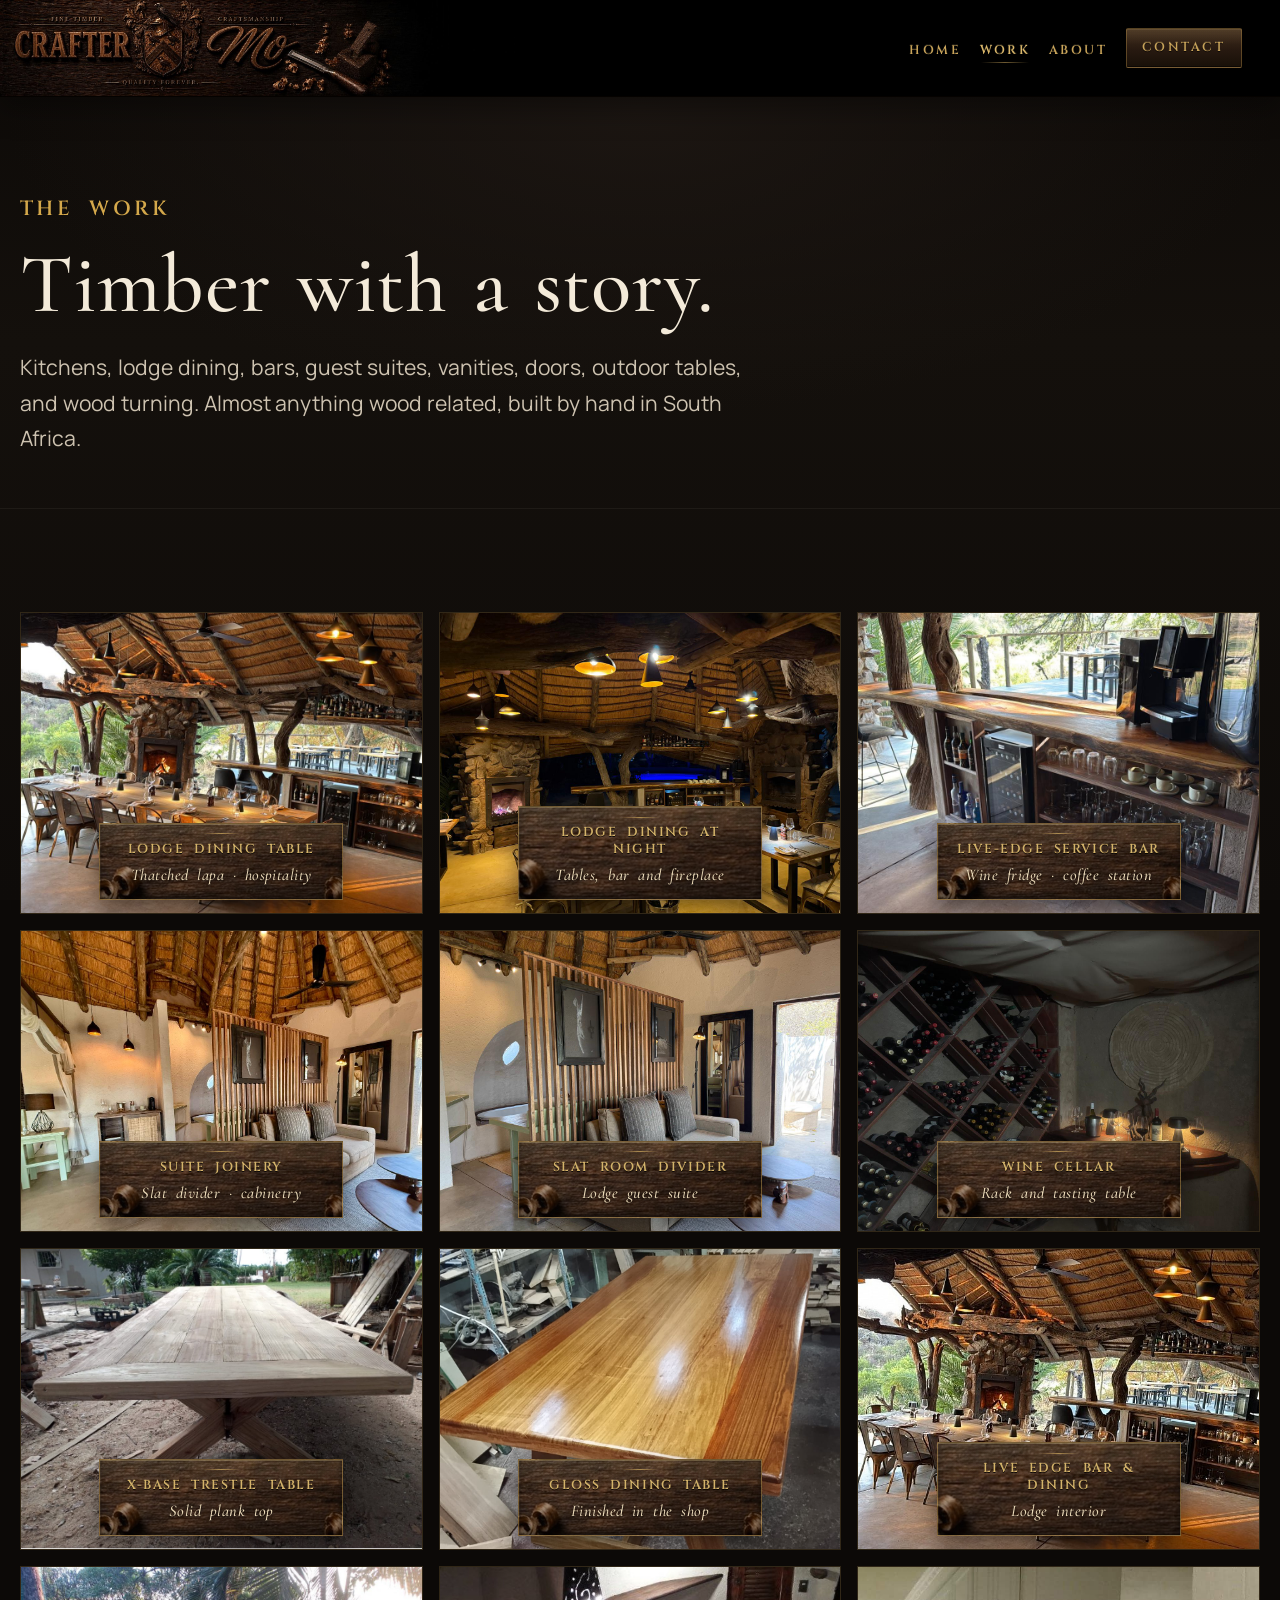
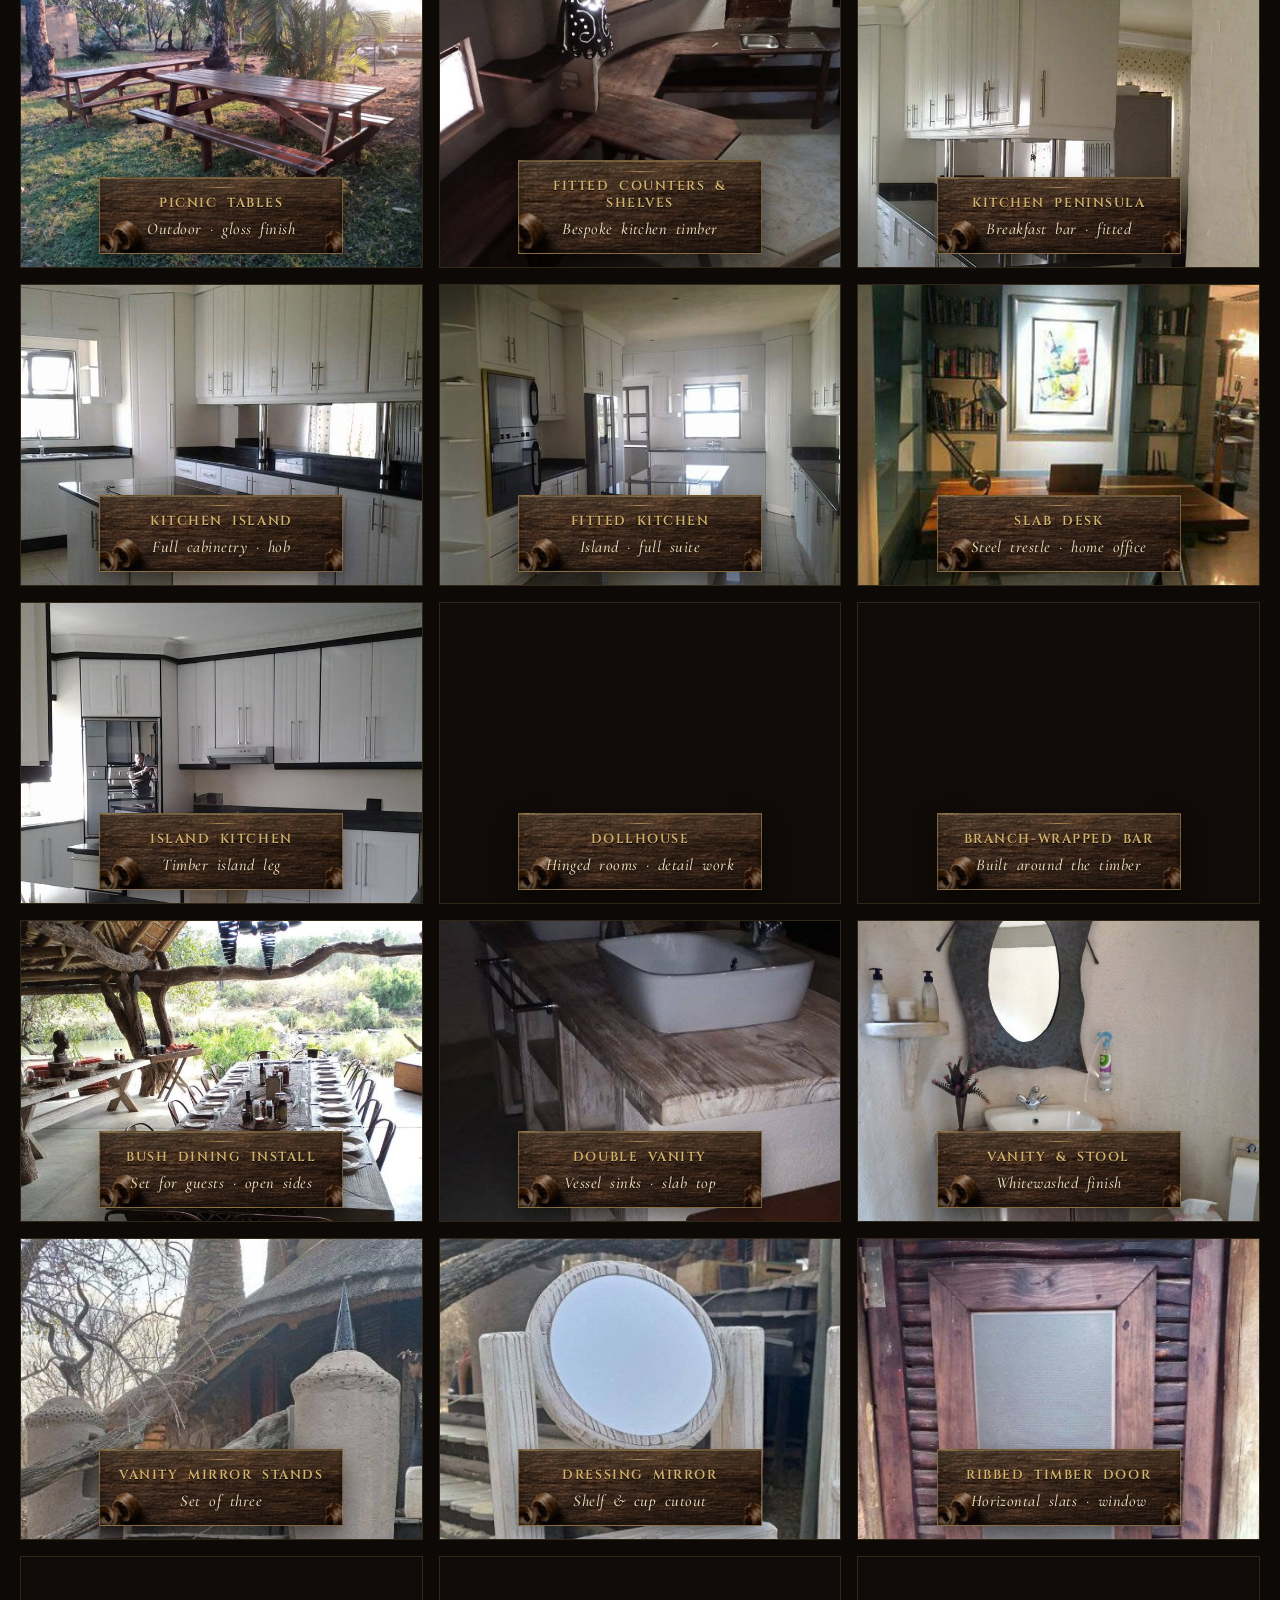
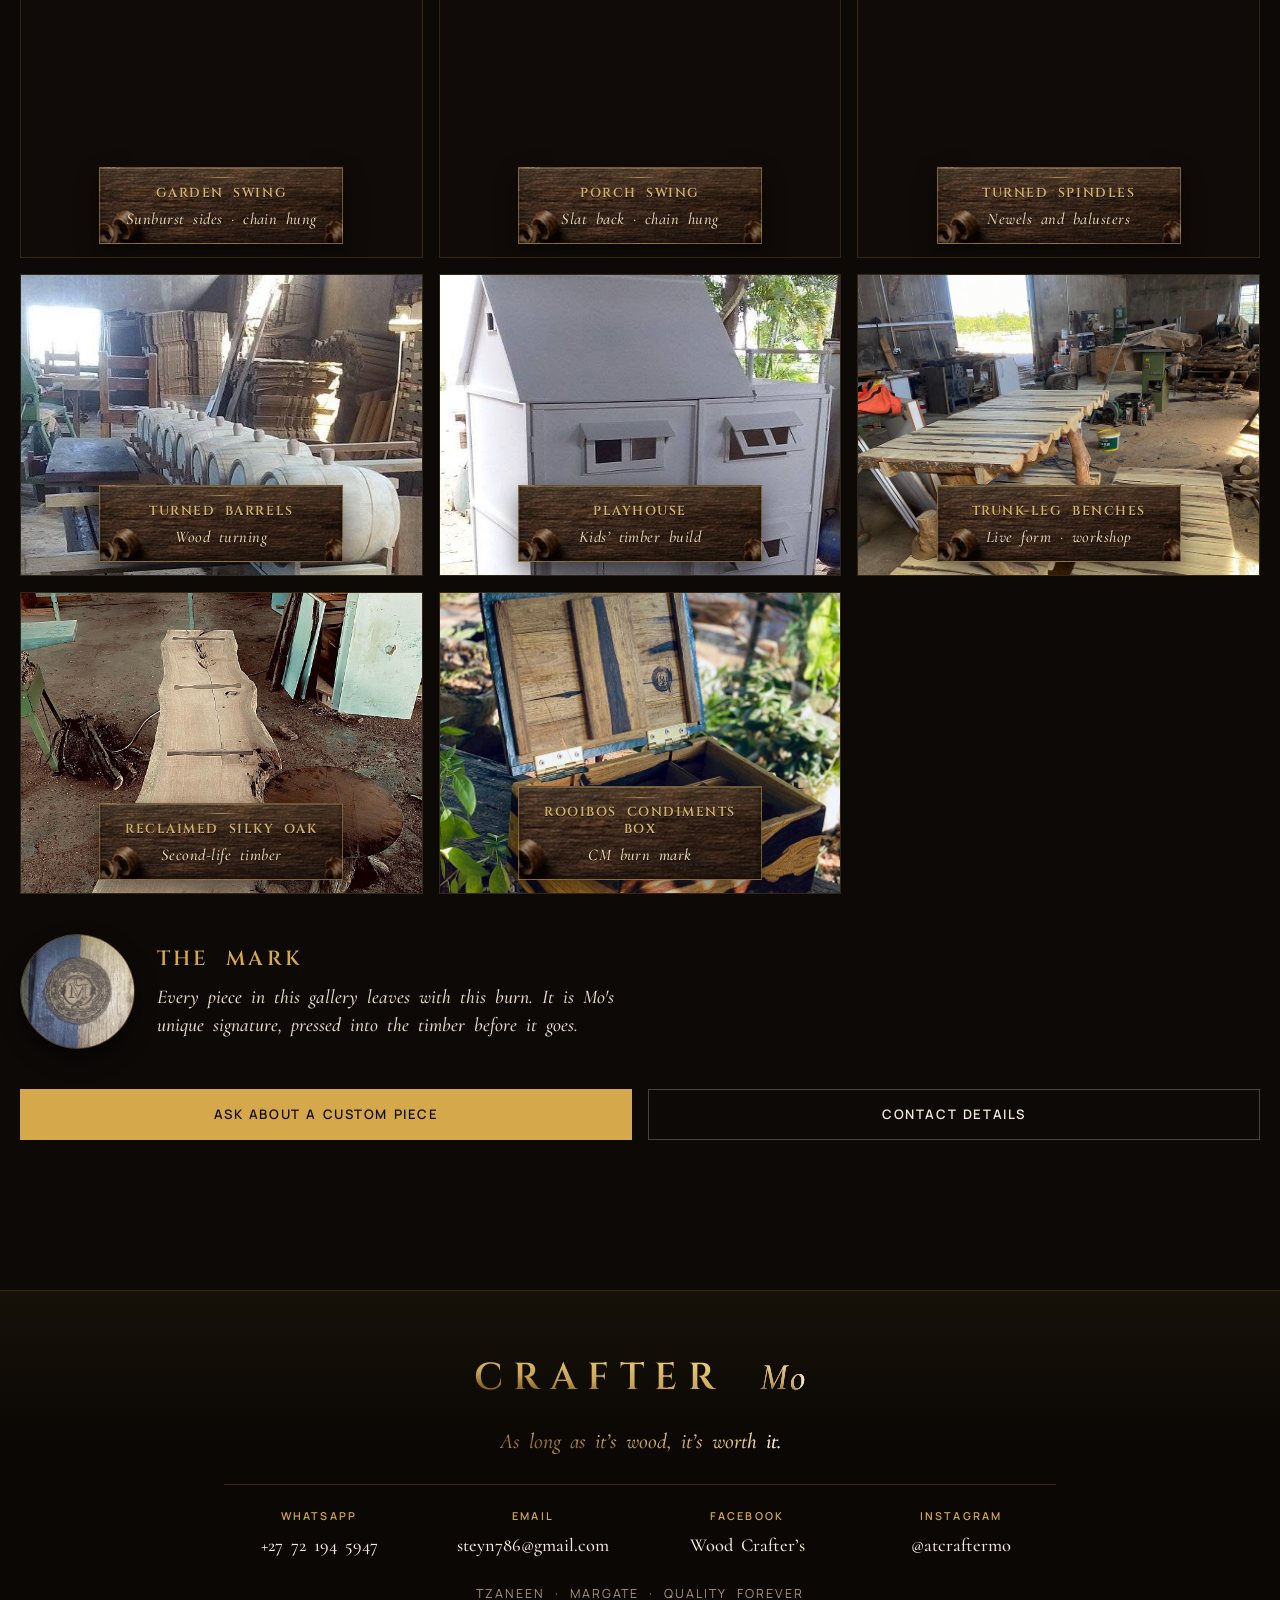
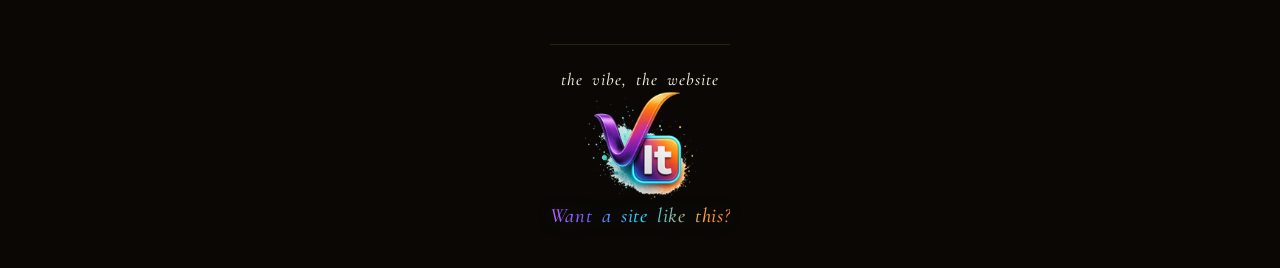
<file: work/index.html>
<!DOCTYPE html>
<html lang="en-ZA">
<head>
  <meta charset="UTF-8" />
  <meta name="viewport" content="width=device-width, initial-scale=1, viewport-fit=cover" />
  <title>Work | Crafter Mo</title>
  <meta name="description" content="Gallery of custom wooden furniture by Crafter Mo. Kitchens, dining tables, wood turning, vanities, doors, outdoor builds, and more, made in South Africa." />
  <meta property="og:type" content="website" />
  <meta property="og:site_name" content="Crafter Mo" />
  <meta property="og:title" content="Work | Crafter Mo" />
  <meta property="og:description" content="Kitchens, lodge dining, wood turning, and custom timber, built by hand in South Africa." />
  <meta property="og:url" content="https://craftermo.co.za/work/" />
  <meta property="og:image" content="https://craftermo.co.za/images/cm-crest-3.jpg" />
  <meta property="og:image:width" content="1200" />
  <meta property="og:image:height" content="1200" />
  <meta property="og:image:alt" content="Crafter Mo carved CM crest" />
  <meta name="twitter:card" content="summary_large_image" />
  <meta name="twitter:image" content="https://craftermo.co.za/images/cm-crest-3.jpg" />
  <link rel="canonical" href="https://craftermo.co.za/work/" />
  <link rel="icon" href="../favicon.ico" sizes="any" />
  <link rel="icon" type="image/png" sizes="32x32" href="../images/favicon-32.png" />
  <link rel="icon" type="image/png" sizes="192x192" href="../images/favicon-192.png" />
  <link rel="apple-touch-icon" href="../images/apple-touch-icon.png" />
  <link rel="preload" as="image" href="../images/header-bar.jpg" fetchpriority="high" />
  <link rel="stylesheet" href="../css/styles.css?v=20260915a" />
  <style>
    html, body { max-width: 100%; overflow-x: hidden; }
    @media (max-width: 1100px), (hover: none) and (pointer: coarse) {
      body {
        font-family: Roboto, "Noto Sans", Arial, sans-serif !important;
        word-spacing: 0.22em !important;
      }
      h1, h2,
      .lede, .quote, .footer-quote, .burn-sign-copy, .piece-meta p {
        font-family: Georgia, "Noto Serif", serif !important;
        letter-spacing: 0 !important;
        word-spacing: 0.18em !important;
      }
      .eyebrow, .piece-meta h3,
      .footer-mark, .footer-fine, .footer-links span, .form label {
        font-family: Roboto, "Noto Sans", Arial, sans-serif !important;
        letter-spacing: 0.04em !important;
        word-spacing: 0.5em !important;
      }
    }
  </style>
  <script type="application/ld+json">
  {
    "@context": "https://schema.org",
    "@type": "LocalBusiness",
    "name": "Crafter Mo",
    "alternateName": "Wood Crafter's",
    "url": "https://craftermo.co.za/",
    "image": "https://craftermo.co.za/images/cm-crest-3.jpg",
    "telephone": "+27721945947",
    "email": "steyn786@gmail.com",
    "description": "Custom kitchens, wooden furniture and wood turning, designed and made by hand in South Africa.",
    "founder": { "@type": "Person", "name": "Mohammed Steyn" },
    "areaServed": "ZA",
    "sameAs": [
      "https://www.facebook.com/kwamokitchens/",
      "https://www.instagram.com/atcraftermo/"
    ]
  }
  </script>
</head>
<body>
  <div class="site-bg" aria-hidden="true"></div>

  <header class="site-header">
    <div class="nav">
      <a class="brand" href="../" aria-label="Crafter Mo home"></a>
      <button class="nav-toggle" type="button" aria-label="Open menu" aria-expanded="false">
        <span></span>
      </button>
      <ul class="nav-links">
        <li><a href="../">Home</a></li>
        <li><a href="../work/" aria-current="page">Work</a></li>
        <li><a href="../about/">About</a></li>
        <li><a class="nav-cta" href="../contact/">Contact</a></li>
      </ul>
    </div>
  </header>

  <main>
    <section class="page-hero">
      <div class="wrap wrap-gallery">
        <p class="eyebrow">The work</p>
        <h1>Timber with a story.</h1>
        <p class="lede">Kitchens, lodge dining, bars, guest suites, vanities, doors, outdoor tables, and wood turning. Almost anything wood related, built by hand in South Africa.</p>
      </div>
    </section>

    <section class="section">
      <div class="wrap wrap-gallery">
        <div class="gallery work-gallery">
          <article class="piece reveal">
            <img src="../images/lodge-dining-day.jpg" alt="Long lodge dining table under a thatched lapa with stone fireplace" fetchpriority="high" decoding="async" />
            <div class="piece-meta">
              <h3>Lodge dining table</h3>
              <p>Thatched lapa · hospitality</p>
            </div>
          </article>
          <article class="piece reveal">
            <img src="../images/lodge-dining-night.jpg" alt="Lodge dining room at night with timber tables and fireplace" loading="lazy" decoding="async" />
            <div class="piece-meta">
              <h3>Lodge dining at night</h3>
              <p>Tables, bar and fireplace</p>
            </div>
          </article>

          <article class="piece reveal">
            <img src="../images/lodge-bar-counter.jpg" alt="Live-edge timber bar with wine fridge and coffee station" loading="lazy" decoding="async" />
            <div class="piece-meta">
              <h3>Live-edge service bar</h3>
              <p>Wine fridge · coffee station</p>
            </div>
          </article>
          <article class="piece reveal">
            <img src="../images/lodge-suite.jpg" alt="Lodge suite with timber slat divider, thatch and custom joinery" loading="lazy" decoding="async" />
            <div class="piece-meta">
              <h3>Suite joinery</h3>
              <p>Slat divider · cabinetry</p>
            </div>
          </article>

          <article class="piece reveal">
            <img src="../images/lodge-divider.jpg" alt="Timber slat room divider and live-edge coffee table" loading="lazy" decoding="async" />
            <div class="piece-meta">
              <h3>Slat room divider</h3>
              <p>Lodge guest suite</p>
            </div>
          </article>
          <article class="piece reveal">
            <img src="../images/lodge-wine-cellar.jpg" alt="Custom diamond wine rack and live-edge tasting table" loading="lazy" decoding="async" />
            <div class="piece-meta">
              <h3>Wine cellar</h3>
              <p>Rack and tasting table</p>
            </div>
          </article>

          <article class="piece reveal">
            <img src="../images/trestle-x-base.jpg" alt="Light timber X-base trestle dining table" loading="lazy" decoding="async" />
            <div class="piece-meta">
              <h3>X-base trestle table</h3>
              <p>Solid plank top</p>
            </div>
          </article>
          <article class="piece reveal">
            <img src="../images/workshop-table.jpg" alt="Gloss finished X-base dining table in the workshop" loading="lazy" decoding="async" />
            <div class="piece-meta">
              <h3>Gloss dining table</h3>
              <p>Finished in the shop</p>
            </div>
          </article>
          <article class="piece reveal">
            <img src="../images/live-edge-bar.jpg" alt="Live edge bar and dining table beside a stone fireplace" loading="lazy" decoding="async" />
            <div class="piece-meta">
              <h3>Live edge bar &amp; dining</h3>
              <p>Lodge interior</p>
            </div>
          </article>

          <article class="piece reveal">
            <img src="../images/picnic-tables.jpg" alt="Two dark-stained wooden picnic tables on a lawn" loading="lazy" decoding="async" />
            <div class="piece-meta">
              <h3>Picnic tables</h3>
              <p>Outdoor · gloss finish</p>
            </div>
          </article>
          <article class="piece reveal">
            <img src="../images/fitted-counters.jpg" alt="Custom dark wood kitchen counters and shelves fitted to curved walls" loading="lazy" decoding="async" />
            <div class="piece-meta">
              <h3>Fitted counters &amp; shelves</h3>
              <p>Bespoke kitchen timber</p>
            </div>
          </article>
          <article class="piece portrait reveal">
            <img src="../images/kitchen-peninsula.jpg" alt="White kitchen peninsula with black stone top and chrome support posts" loading="lazy" decoding="async" />
            <div class="piece-meta">
              <h3>Kitchen peninsula</h3>
              <p>Breakfast bar · fitted</p>
            </div>
          </article>
          <article class="piece portrait reveal">
            <img src="../images/kitchen-island.jpg" alt="White kitchen with curved island, hob and black stone counters" loading="lazy" decoding="async" />
            <div class="piece-meta">
              <h3>Kitchen island</h3>
              <p>Full cabinetry · hob</p>
            </div>
          </article>
          <article class="piece reveal">
            <img src="../images/kitchen-suite.jpg" alt="Fitted white kitchen with island, ovens and fridge" loading="lazy" decoding="async" />
            <div class="piece-meta">
              <h3>Fitted kitchen</h3>
              <p>Island · full suite</p>
            </div>
          </article>
          <article class="piece reveal">
            <img src="../images/slab-desk.jpg" alt="Solid timber slab desk on steel A-frame trestles in a home office" loading="lazy" decoding="async" />
            <div class="piece-meta">
              <h3>Slab desk</h3>
              <p>Steel trestle · home office</p>
            </div>
          </article>
          <article class="piece portrait reveal">
            <img src="../images/kitchen-island-leg.jpg" alt="White kitchen with black counters and a timber-legged island" loading="lazy" decoding="async" />
            <div class="piece-meta">
              <h3>Island kitchen</h3>
              <p>Timber island leg</p>
            </div>
          </article>

          <article class="piece reveal">
            <img src="../images/dollhouse.jpg" alt="Open multi-storey wooden dollhouse on workshop crates" loading="lazy" decoding="async" />
            <div class="piece-meta">
              <h3>Dollhouse</h3>
              <p>Hinged rooms · detail work</p>
            </div>
          </article>

          <article class="piece portrait reveal">
            <img src="../images/lodge-bar-branch.jpg" alt="Live-edge bar wrapped around a tree branch under thatch" loading="lazy" decoding="async" />
            <div class="piece-meta">
              <h3>Branch-wrapped bar</h3>
              <p>Built around the timber</p>
            </div>
          </article>
          <article class="piece portrait reveal">
            <img src="../images/dining-river-set.jpg" alt="Fully set dining table under lapa looking out to bush and water" loading="lazy" decoding="async" />
            <div class="piece-meta">
              <h3>Bush dining install</h3>
              <p>Set for guests · open sides</p>
            </div>
          </article>

          <article class="piece portrait reveal">
            <img src="../images/double-vanity.jpg" alt="Rustic double bathroom vanity with vessel sinks" loading="lazy" decoding="async" />
            <div class="piece-meta">
              <h3>Double vanity</h3>
              <p>Vessel sinks · slab top</p>
            </div>
          </article>
          <article class="piece portrait reveal">
            <img src="../images/single-vanity.jpg" alt="Whitewashed bathroom vanity with vessel sink and matching stool" loading="lazy" decoding="async" />
            <div class="piece-meta">
              <h3>Vanity &amp; stool</h3>
              <p>Whitewashed finish</p>
            </div>
          </article>

          <article class="piece portrait focus-low reveal">
            <img src="../images/vanity-mirrors.jpg" alt="Three whitewashed wooden vanity mirror stands outdoors" loading="lazy" decoding="async" />
            <div class="piece-meta">
              <h3>Vanity mirror stands</h3>
              <p>Set of three</p>
            </div>
          </article>
          <article class="piece portrait reveal">
            <img src="../images/vanity-mirror.jpg" alt="Close-up of a whitewashed wooden vanity mirror with shelf" loading="lazy" decoding="async" />
            <div class="piece-meta">
              <h3>Dressing mirror</h3>
              <p>Shelf &amp; cup cutout</p>
            </div>
          </article>

          <article class="piece portrait reveal">
            <img src="../images/ribbed-door.jpg" alt="Custom dark wooden door with horizontal ribbed slats and small window" loading="lazy" decoding="async" />
            <div class="piece-meta">
              <h3>Ribbed timber door</h3>
              <p>Horizontal slats · window</p>
            </div>
          </article>
          <article class="piece portrait reveal">
            <img src="../images/garden-swing.jpg" alt="Dark stained wooden garden swing with sunburst side panels in workshop" loading="lazy" decoding="async" />
            <div class="piece-meta">
              <h3>Garden swing</h3>
              <p>Sunburst sides · chain hung</p>
            </div>
          </article>
          <article class="piece portrait reveal">
            <img src="../images/porch-swing.jpg" alt="Dark stained wooden porch swing with slat back on a timber stand" loading="lazy" decoding="async" />
            <div class="piece-meta">
              <h3>Porch swing</h3>
              <p>Slat back · chain hung</p>
            </div>
          </article>
          <article class="piece portrait reveal">
            <img src="../images/turned-spindles.jpg" alt="Set of turned wooden newel posts, balusters and spindles in the workshop" loading="lazy" decoding="async" />
            <div class="piece-meta">
              <h3>Turned spindles</h3>
              <p>Newels and balusters</p>
            </div>
          </article>
          <article class="piece portrait reveal">
            <img src="../images/turned-barrels.jpg" alt="Row of small turned wooden barrels on a workshop stand" loading="lazy" decoding="async" />
            <div class="piece-meta">
              <h3>Turned barrels</h3>
              <p>Wood turning</p>
            </div>
          </article>

          <article class="piece portrait reveal">
            <img src="../images/playhouse.jpg" alt="Large off-white wooden playhouse elevated on crates" loading="lazy" decoding="async" />
            <div class="piece-meta">
              <h3>Playhouse</h3>
              <p>Kids’ timber build</p>
            </div>
          </article>
          <article class="piece portrait reveal">
            <img src="../images/workshop-benches.jpg" alt="Heavy rustic benches with natural trunk legs in the workshop" loading="lazy" decoding="async" />
            <div class="piece-meta">
              <h3>Trunk-leg benches</h3>
              <p>Live form · workshop</p>
            </div>
          </article>

          <article class="piece portrait reveal">
            <img src="../images/silky-oak.jpg" alt="Reclaimed silky oak furniture piece" loading="lazy" decoding="async" />
            <div class="piece-meta">
              <h3>Reclaimed silky oak</h3>
              <p>Second-life timber</p>
            </div>
          </article>
          <article class="piece portrait reveal">
            <img src="../images/condiments-box.jpg" alt="Rooibos wood bush safari condiments box open outdoors" loading="lazy" decoding="async" />
            <div class="piece-meta">
              <h3>Rooibos condiments box</h3>
              <p>CM burn mark</p>
            </div>
          </article>
        </div>

        <aside class="burn-sign reveal">
          <img src="../images/cm-burn-mark.jpg" alt="CM burn mark, Mo's signature on the timber" loading="lazy" decoding="async" />
          <div>
            <p class="eyebrow">The mark</p>
            <p class="burn-sign-copy">Every piece in this gallery leaves with this burn. It is Mo's unique signature, pressed into the timber before it goes.</p>
          </div>
        </aside>

        <div class="home-actions reveal">
          <a class="btn btn-gold" href="https://wa.me/27721945947?text=Hi%20Mo%2C%20I%27d%20like%20to%20talk%20about%20a%20custom%20wood%20piece." target="_blank" rel="noopener noreferrer">Ask about a custom piece</a>
          <a class="btn btn-ghost" href="../contact/">Contact details</a>
        </div>
      </div>
    </section>
  </main>

  <footer class="site-footer">
    <div class="wrap footer-inner">
      <p class="footer-mark">Crafter <em>Mo</em></p>
      <p class="footer-quote">As long as it’s wood, it’s worth it.</p>
      <div class="footer-links">
        <a href="https://wa.me/27721945947" target="_blank" rel="noopener noreferrer"><span>WhatsApp</span>+27 72 194 5947</a>
        <a href="mailto:steyn786@gmail.com"><span>Email</span>steyn786@gmail.com</a>
        <a href="https://www.facebook.com/kwamokitchens/" target="_blank" rel="noopener noreferrer"><span>Facebook</span>Wood Crafter’s</a>
        <a href="https://www.instagram.com/atcraftermo/" target="_blank" rel="noopener noreferrer"><span>Instagram</span>@atcraftermo</a>
      </div>
      <p class="footer-fine">Tzaneen · Margate · Quality forever</p>
      <a class="footer-vibeit" href="https://vibeit-intel.net/" target="_blank" rel="noopener noreferrer" aria-label="Website by VibeIt-Intel. Want a site like this?">
        <span class="footer-vibeit-sign">the vibe, the website</span>
        <img src="../images/vibeit-mark.png" alt="VibeIt" width="160" height="160" loading="lazy" decoding="async" />
        <span class="footer-vibeit-cta">Want a site like this?</span>
      </a>
    </div>
  </footer>

  <script src="../js/main.js?v=20260915a"></script>
</body>
</html>
</file>
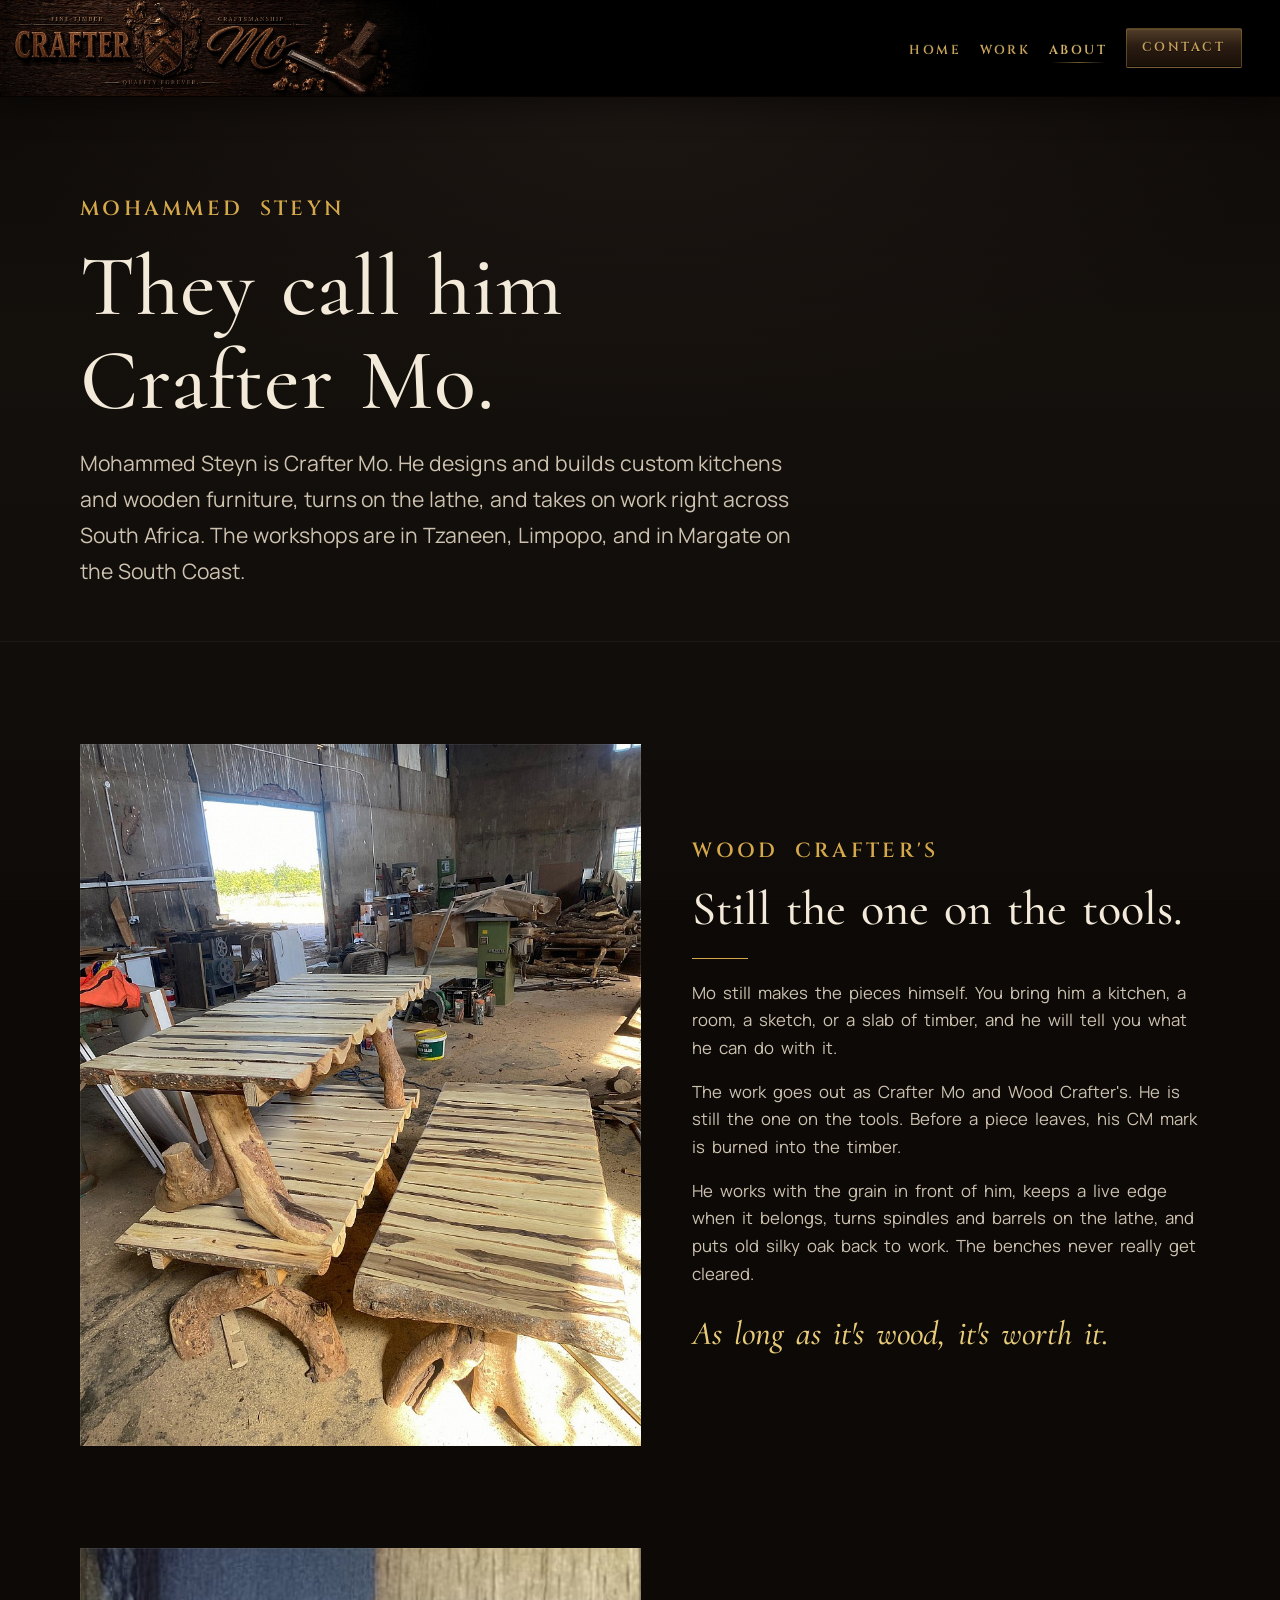
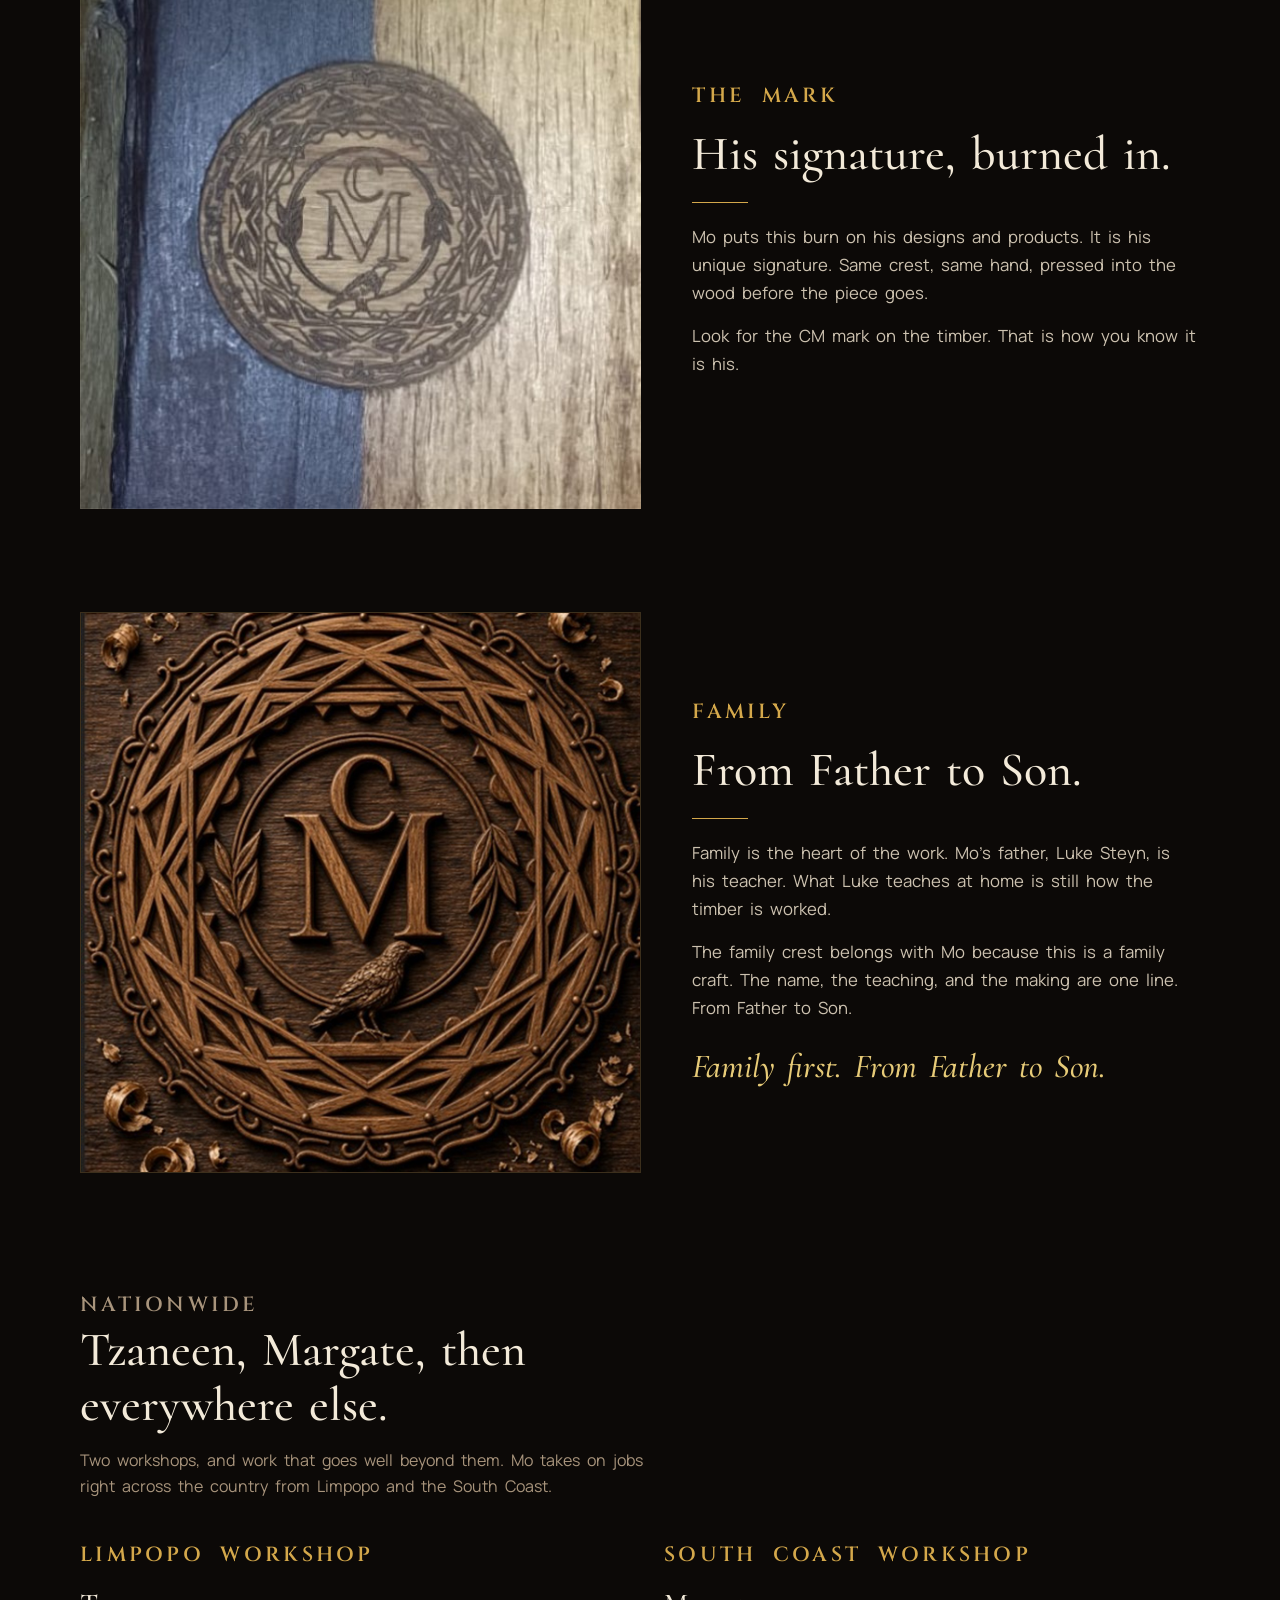
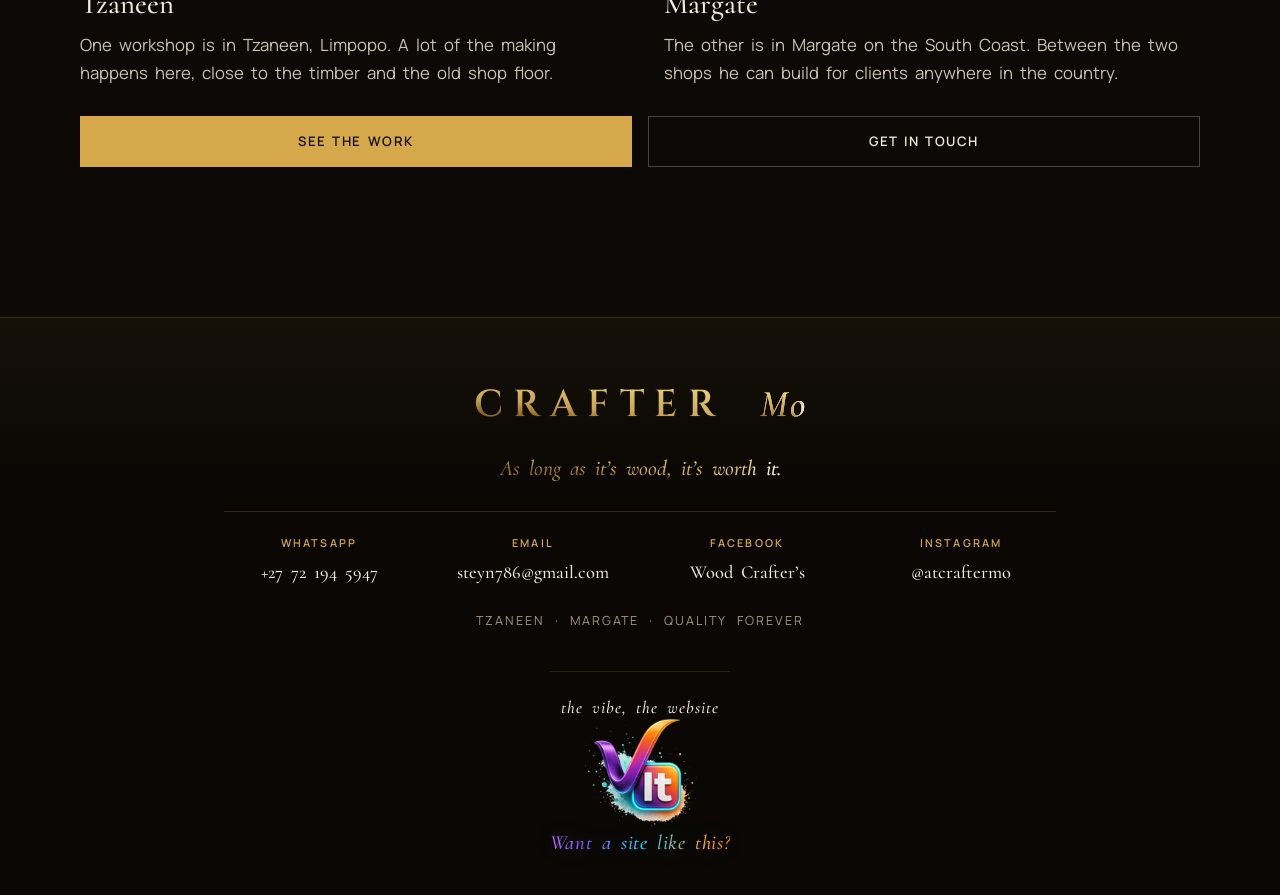
<file: about.html>
<!DOCTYPE html>
<html lang="en-ZA">
<head>
  <meta charset="UTF-8" />
  <meta http-equiv="refresh" content="0; url=about/" />
  <link rel="canonical" href="https://craftermo.co.za/about/" />
  <title>Crafter Mo</title>
  <script>location.replace("about/");</script>
</head>
<body>
  <p><a href="about/">Continue</a></p>
</body>
</html>
</file>
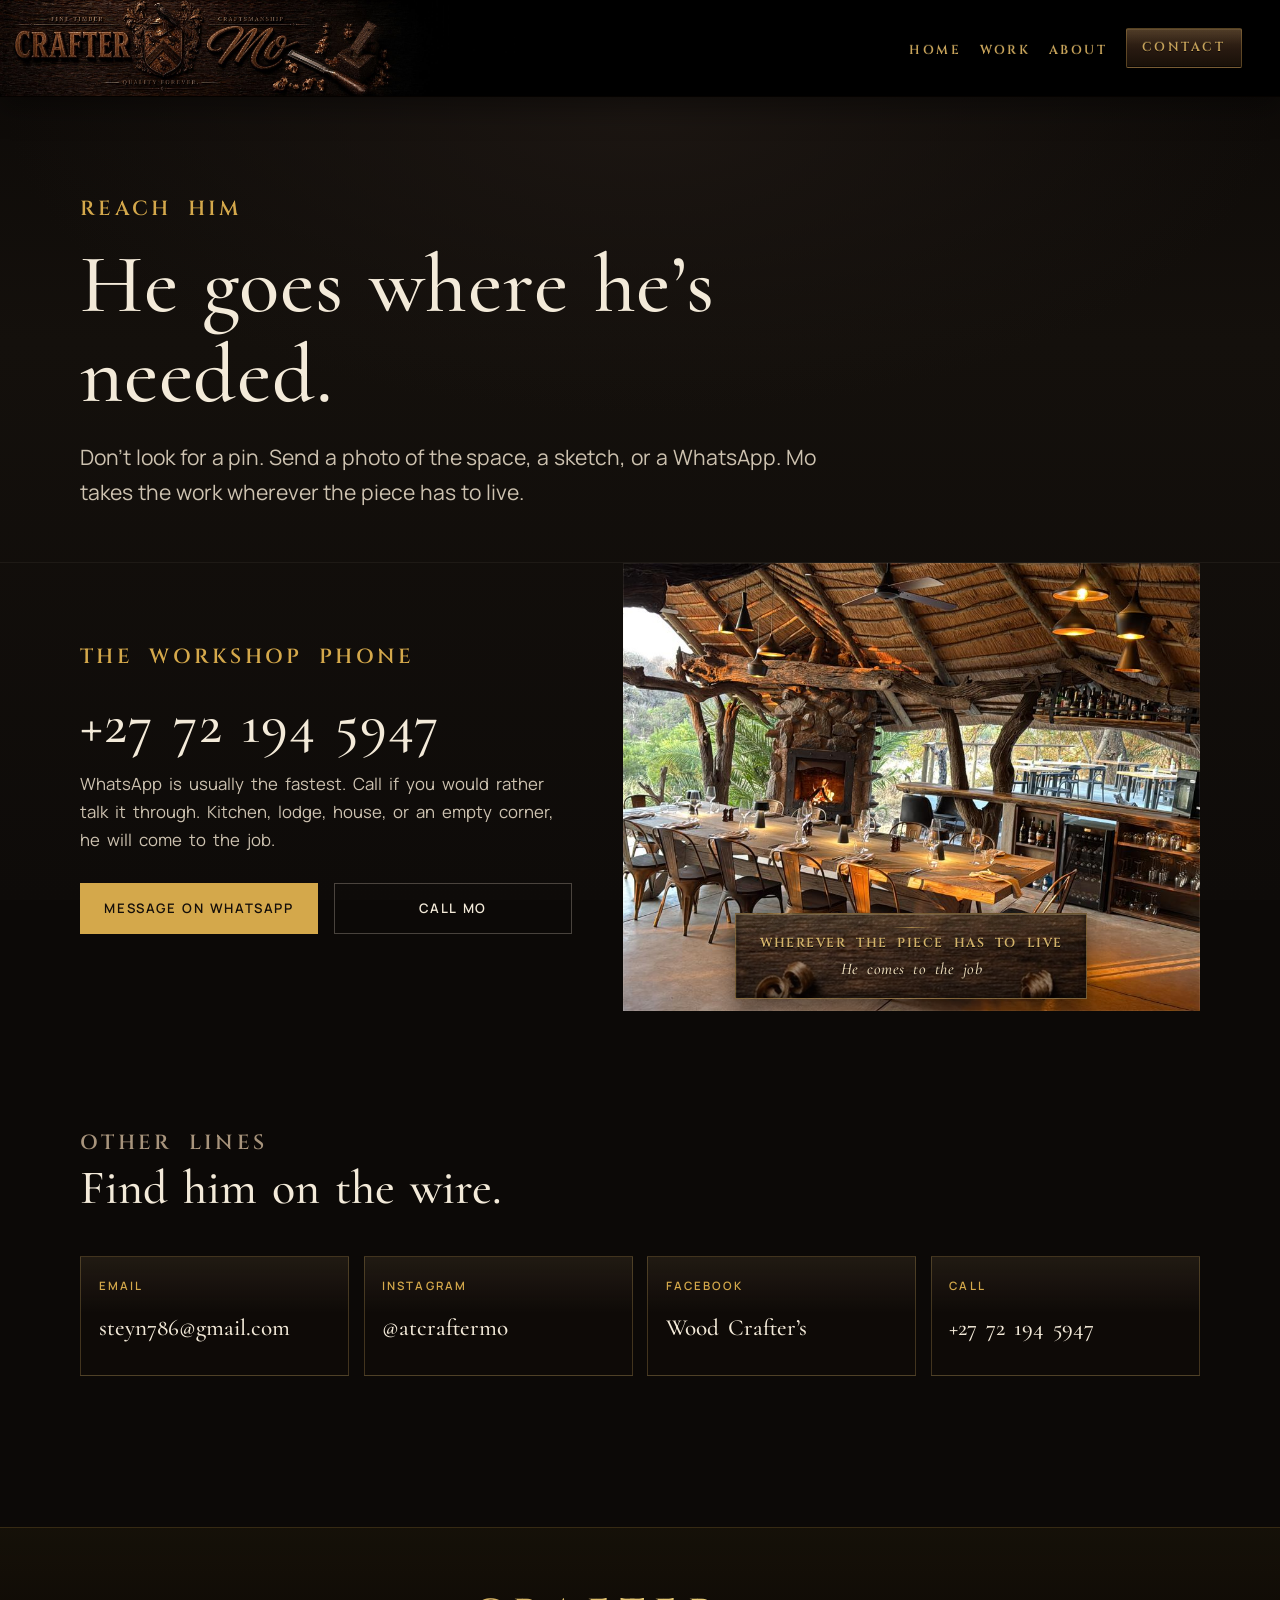
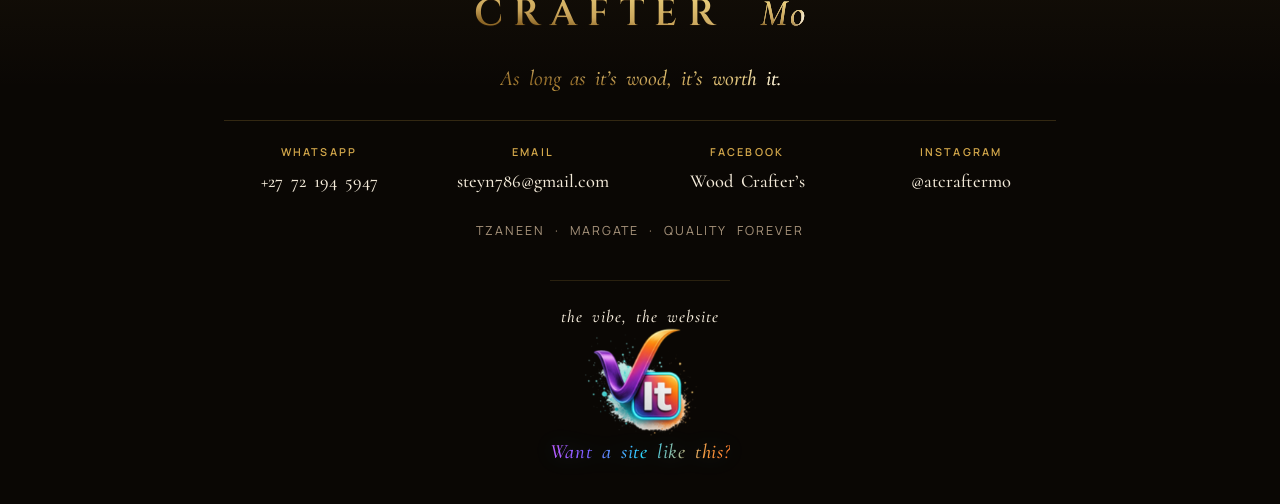
<file: contact.html>
<!DOCTYPE html>
<html lang="en-ZA">
<head>
  <meta charset="UTF-8" />
  <meta http-equiv="refresh" content="0; url=contact/" />
  <link rel="canonical" href="https://craftermo.co.za/contact/" />
  <title>Crafter Mo</title>
  <script>location.replace("contact/");</script>
</head>
<body>
  <p><a href="contact/">Continue</a></p>
</body>
</html>
</file>
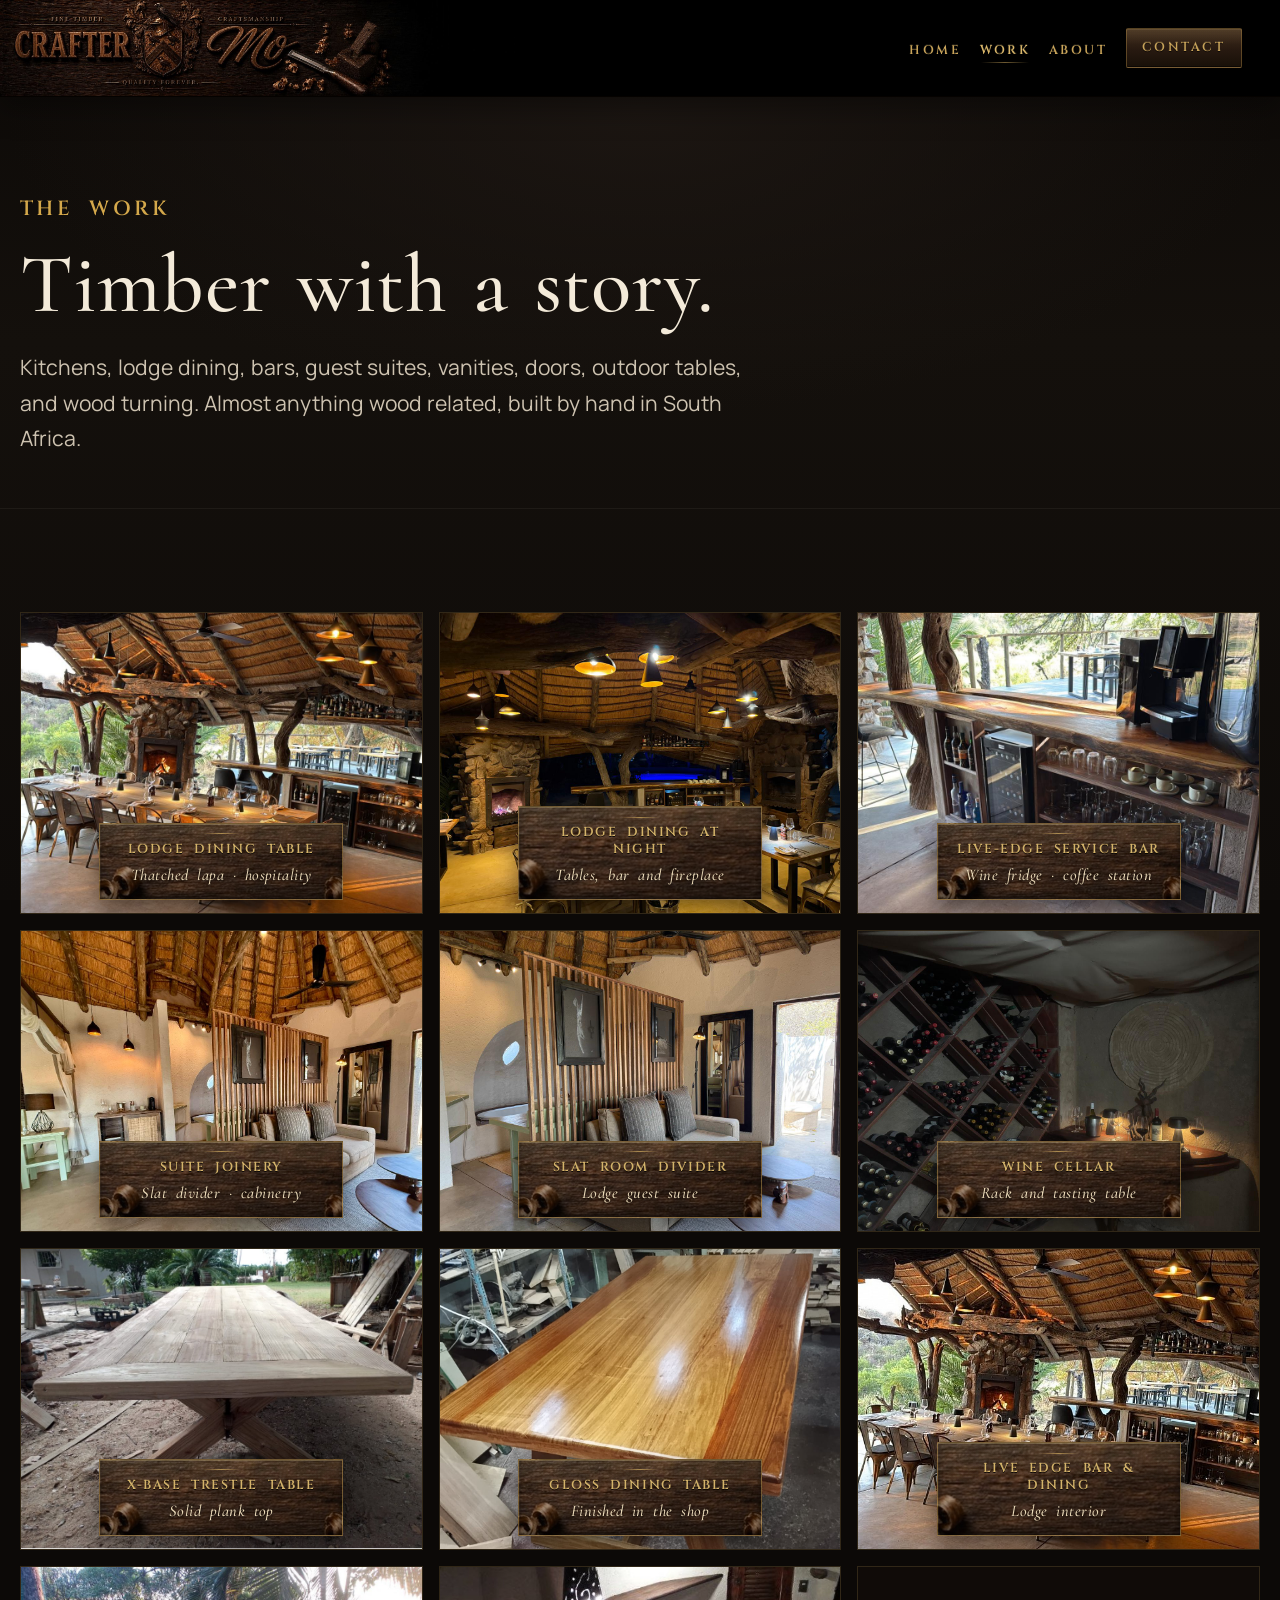
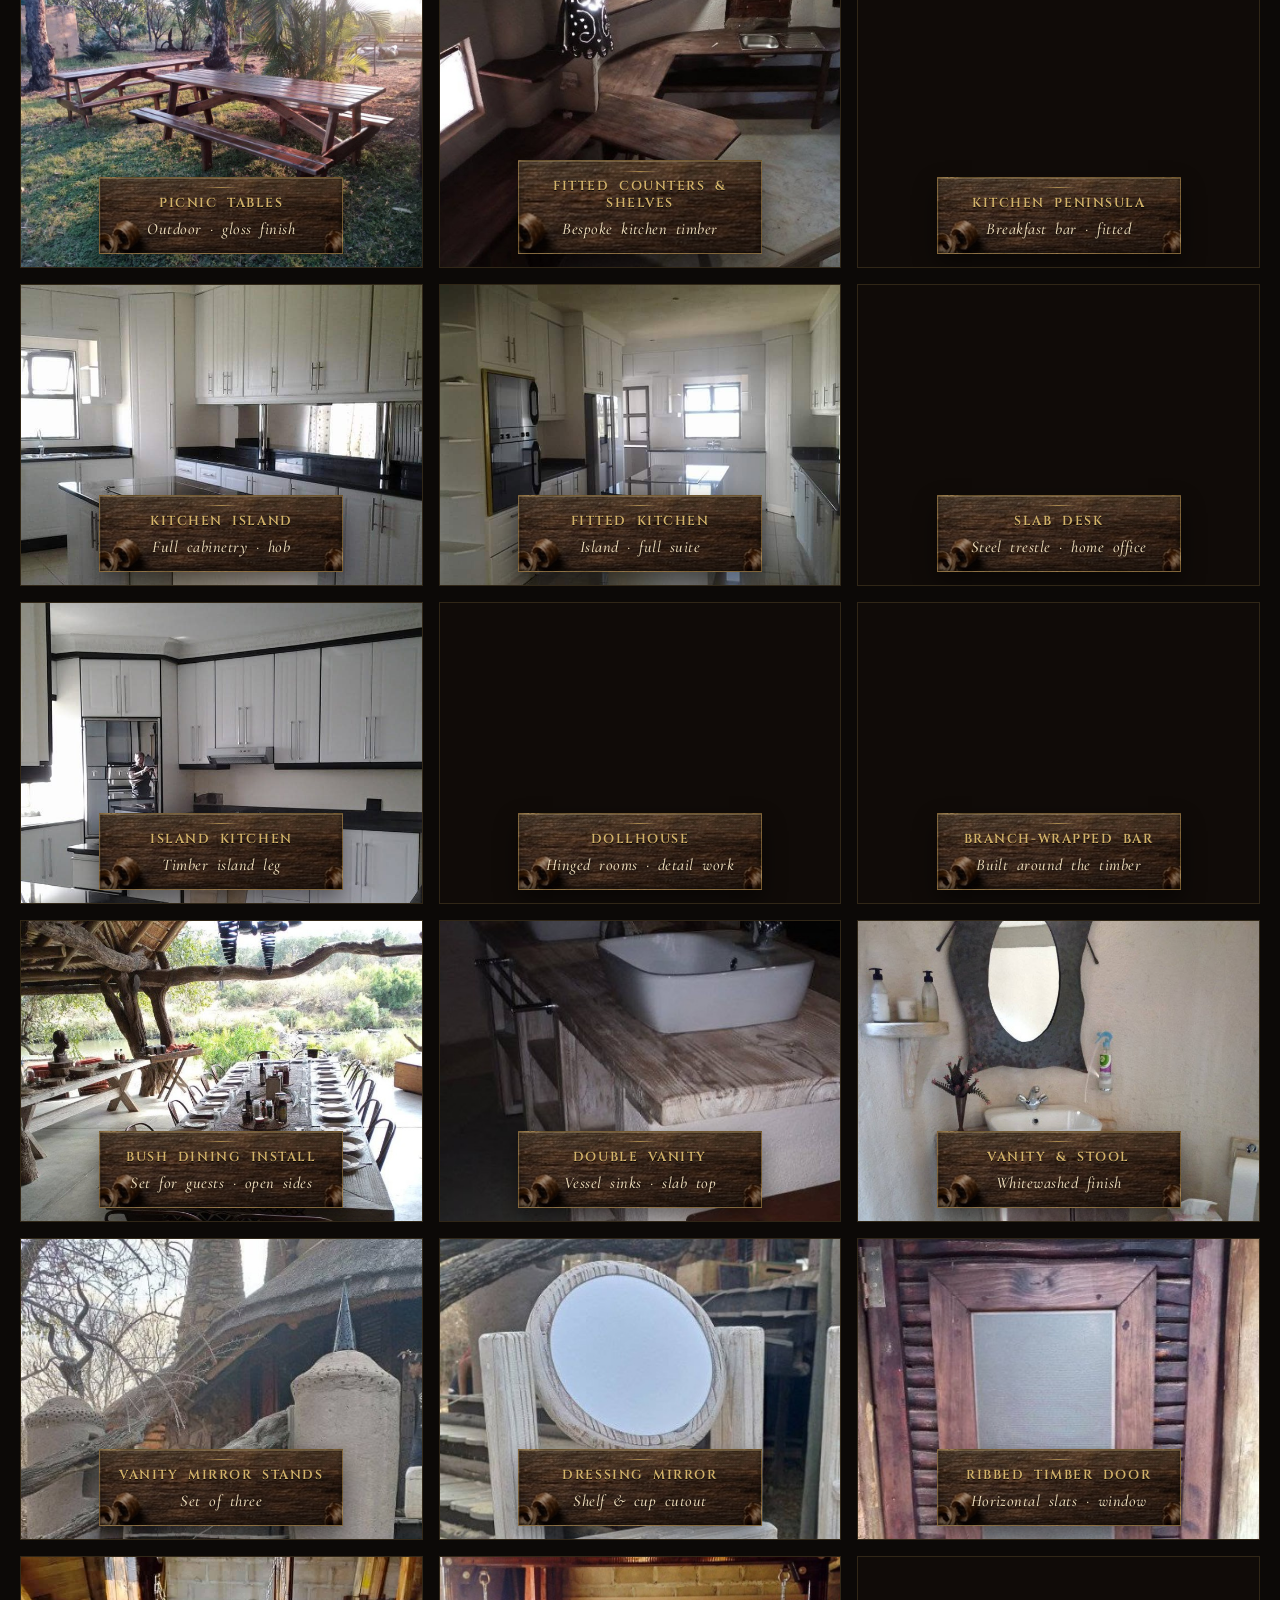
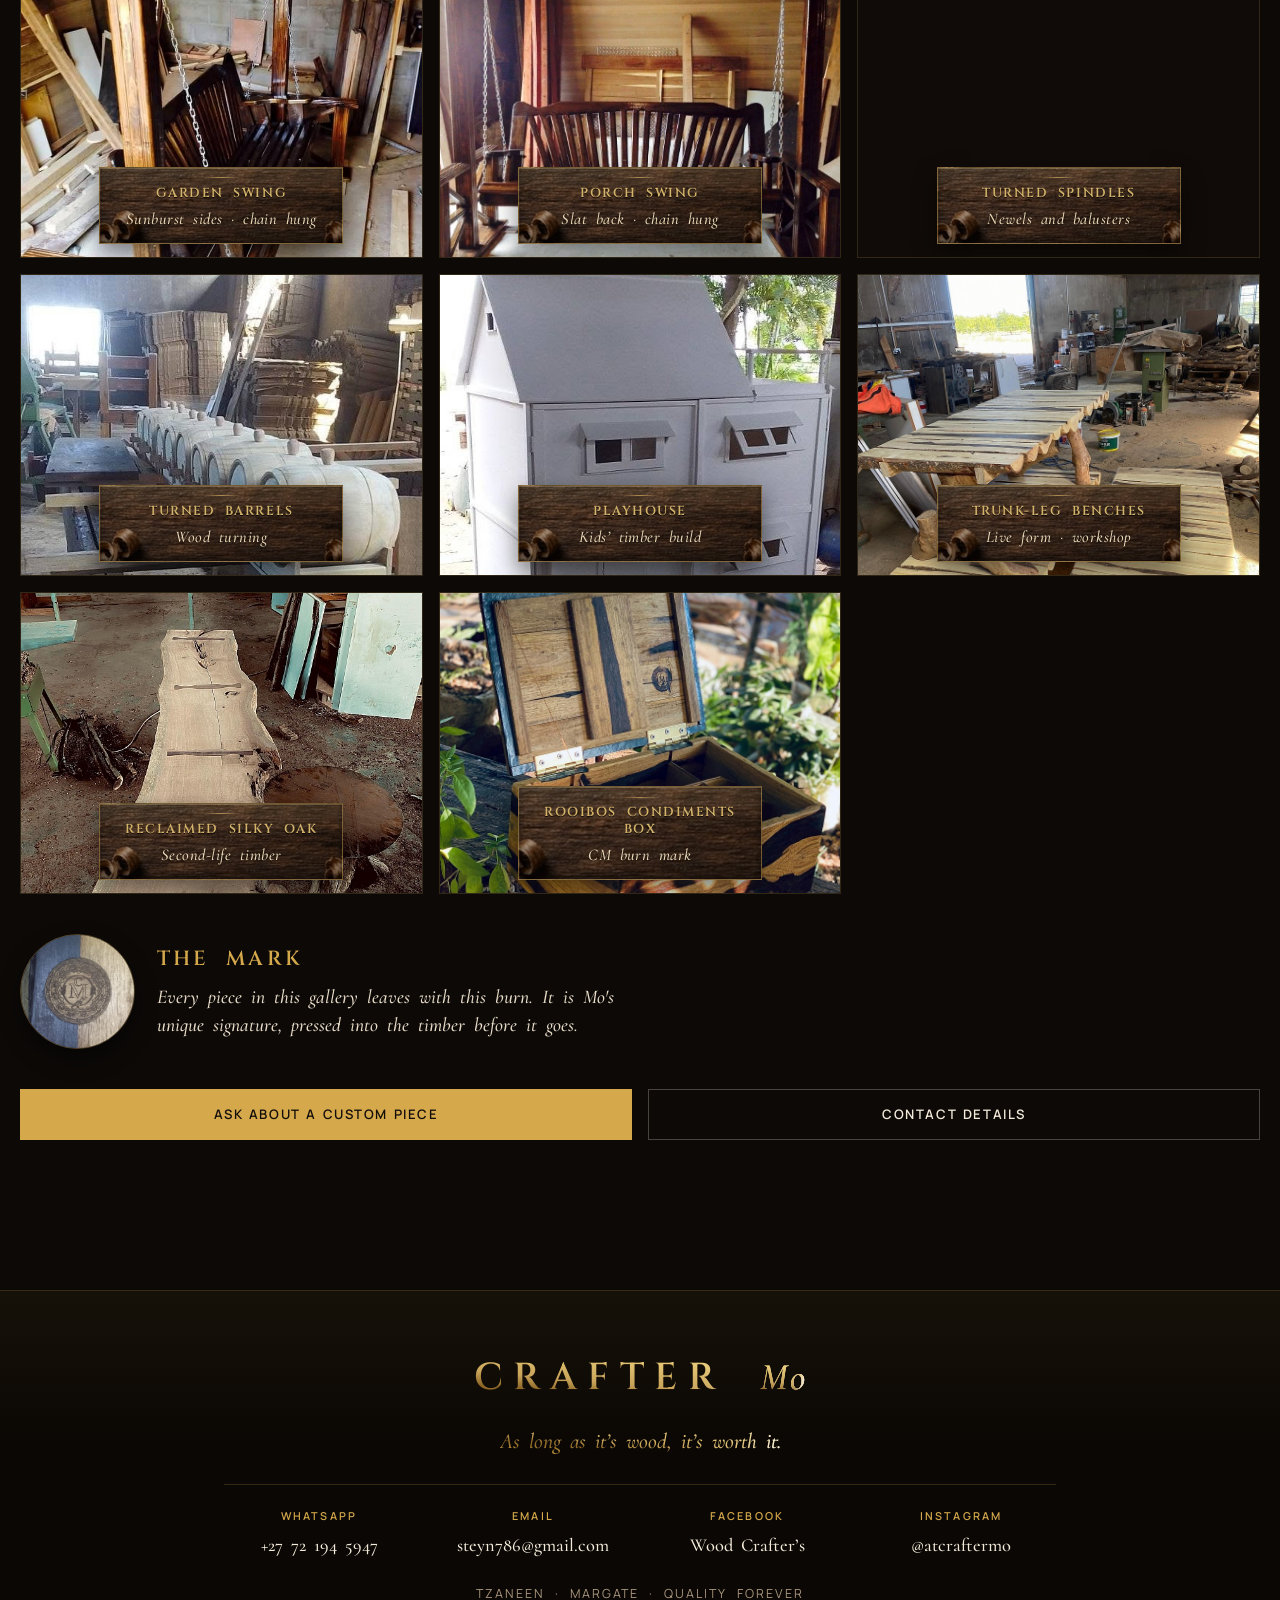
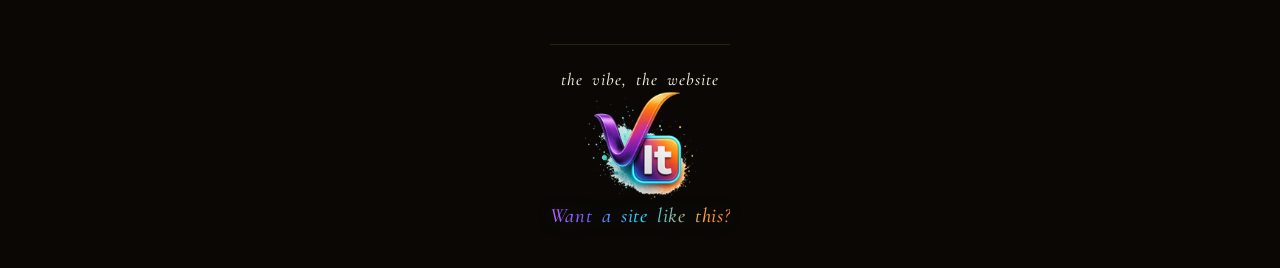
<file: work.html>
<!DOCTYPE html>
<html lang="en-ZA">
<head>
  <meta charset="UTF-8" />
  <meta http-equiv="refresh" content="0; url=work/" />
  <link rel="canonical" href="https://craftermo.co.za/work/" />
  <title>Crafter Mo</title>
  <script>location.replace("work/");</script>
</head>
<body>
  <p><a href="work/">Continue</a></p>
</body>
</html>
</file>
<file: css/styles.css>
:root {
  --timber-deep: #140e0a;
  --timber: #241910;
  --timber-mid: #3a2a1c;
  --crest-wood: #2a1b11;
  --crest-wood-lit: #3d2a1a;
  --crest-wood-deep: #1a1009;
  --bark: #5c4632;
  --sand: #e8dcc8;
  --sand-soft: #f3ead9;
  --gold: #d4a84b;
  --gold-soft: #e7cb78;
  --ink: #1c1410;
  --muted: #a8947c;
  --line: rgba(212, 168, 75, 0.28);
  --font-display: "Cormorant", Georgia, "Times New Roman", serif;
  --font-body: "Manrope", Roboto, "Noto Sans", sans-serif;
  --font-carve: "Cinzel", Georgia, "Times New Roman", serif;
  --ease: cubic-bezier(0.22, 1, 0.36, 1);
  --nav-h: 6rem;
}

@font-face {
  font-family: "Manrope";
  src: url("../fonts/manrope-400.woff2") format("woff2");
  font-weight: 400;
  font-style: normal;
  font-display: swap;
}

@font-face {
  font-family: "Manrope";
  src: url("../fonts/manrope-600.woff2") format("woff2");
  font-weight: 500 600;
  font-style: normal;
  font-display: swap;
}

@font-face {
  font-family: "Manrope";
  src: url("../fonts/manrope-700.woff2") format("woff2");
  font-weight: 700;
  font-style: normal;
  font-display: swap;
}

@font-face {
  font-family: "Cormorant";
  src: url("../fonts/cormorant-500.woff2") format("woff2");
  font-weight: 500;
  font-style: normal;
  font-display: swap;
}

@font-face {
  font-family: "Cormorant";
  src: url("../fonts/cormorant-600.woff2") format("woff2");
  font-weight: 600;
  font-style: normal;
  font-display: swap;
}

@font-face {
  font-family: "Cormorant";
  src: url("../fonts/cormorant-500-italic.woff2") format("woff2");
  font-weight: 500 600;
  font-style: italic;
  font-display: swap;
}

@font-face {
  font-family: "Cinzel";
  src: url("../fonts/cinzel-600.woff2") format("woff2");
  font-weight: 500 600;
  font-style: normal;
  font-display: swap;
}

@font-face {
  font-family: "Cinzel";
  src: url("../fonts/cinzel-700.woff2") format("woff2");
  font-weight: 700;
  font-style: normal;
  font-display: swap;
}

*,
*::before,
*::after {
  box-sizing: border-box;
}

html {
  scroll-behavior: smooth;
  max-width: 100%;
  overflow-x: hidden;
  -webkit-text-size-adjust: 100%;
  text-size-adjust: 100%;
}

body {
  margin: 0;
  max-width: 100%;
  overflow-x: hidden;
  overflow-wrap: break-word;
  font-family: var(--font-body);
  font-weight: 400;
  color: var(--sand-soft);
  background: #0c0907;
  line-height: 1.65;
  -webkit-font-smoothing: antialiased;
  word-spacing: 0.25em;
}

/* Google Fonts on some Chromium/Android builds draw a zero-width space. */
.eyebrow,
.btn,
.nav-links a,
.nav-cta,
.piece-meta h3,
.lightbox figcaption strong,
.lightbox-close,
.reach-way strong,
.form label,
.footer-mark,
.footer-links span,
.footer-fine {
  word-spacing: 0.4em;
}

.ws {
  display: inline-block;
  width: 0.32em;
  font-family: Roboto, Arial, Helvetica, sans-serif;
  letter-spacing: 0;
  word-spacing: 0;
}

.eyebrow .ws,
.btn .ws,
.nav-links a .ws,
.nav-cta .ws,
.piece-meta h3 .ws,
.lightbox figcaption strong .ws,
.lightbox-close .ws,
.reach-way strong .ws,
.form label .ws,
.footer-mark .ws,
.footer-links span .ws,
.footer-fine .ws {
  width: 0.55em;
}

img {
  max-width: 100%;
  display: block;
}

a {
  color: inherit;
  text-decoration: none;
}

button,
.btn {
  font: inherit;
}

.site-bg {
  position: fixed;
  inset: 0;
  z-index: -1;
  background:
    radial-gradient(ellipse 80% 55% at 50% 12%, #1c1612 0%, transparent 62%),
    linear-gradient(180deg, #0c0907 0%, #14100c 38%, #0e0b09 100%);
}

.wrap {
  width: min(1120px, calc(100% - 2.5rem));
  max-width: 100%;
  min-width: 0;
  margin-inline: auto;
}

/* ——— Nav ——— */
.site-header {
  position: sticky;
  top: 0;
  z-index: 50;
  overflow: hidden;
  min-height: var(--nav-h);
  background-color: #000;
  background-image: url("../images/header-bar.jpg");
  background-size: auto 100%;
  background-position: left center;
  background-repeat: no-repeat;
  border-bottom: 1px solid #050200;
  box-shadow: 0 10px 28px rgba(0, 0, 0, 0.4);
}

.site-header::after {
  content: "";
  position: absolute;
  inset: 0;
  z-index: 1;
  pointer-events: none;
  background-image: linear-gradient(
    105deg,
    transparent 0%,
    transparent 38%,
    rgba(255, 250, 230, 0.22) 45%,
    rgba(255, 255, 255, 0.9) 50%,
    rgba(255, 214, 118, 0.5) 54%,
    transparent 62%,
    transparent 100%
  );
  background-size: 260% 100%;
  background-position: 180% 0;
  background-repeat: no-repeat;
  -webkit-mask-image: url("../images/header-text-mask.png");
  mask-image: url("../images/header-text-mask.png");
  -webkit-mask-size: auto 100%;
  mask-size: auto 100%;
  -webkit-mask-position: left center;
  mask-position: left center;
  -webkit-mask-repeat: no-repeat;
  mask-repeat: no-repeat;
  animation: header-coin-gleam 9s linear infinite;
}

.nav {
  position: relative;
  z-index: 2;
  display: flex;
  align-items: stretch;
  justify-content: space-between;
  min-height: var(--nav-h);
  gap: 1.25rem;
  padding-right: clamp(1rem, 4vw, 2.4rem);
}

.brand {
  display: block;
  flex-shrink: 0;
  width: min(58vw, 16.5rem);
  height: var(--nav-h);
  position: relative;
  z-index: 3;
}

.nav-links {
  display: flex;
  align-items: center;
  align-self: center;
  gap: 0.35rem 1.15rem;
  list-style: none;
  margin: 0;
  padding: 0;
}

.nav-links a {
  position: relative;
  font-family: var(--font-carve);
  font-size: 0.78rem;
  font-weight: 600;
  letter-spacing: 0.2em;
  text-transform: uppercase;
  color: #c9a45a;
  text-shadow:
    0 1px 0 rgba(0, 0, 0, 0.65),
    0 -1px 0 rgba(232, 210, 150, 0.18);
  transition: color 0.25s var(--ease), text-shadow 0.25s var(--ease);
}

.nav-links a::after {
  content: "";
  position: absolute;
  left: 0.15em;
  right: 0.15em;
  bottom: -0.35em;
  height: 1px;
  background: linear-gradient(90deg, transparent, rgba(201, 164, 90, 0.55), transparent);
  opacity: 0;
  transform: scaleX(0.6);
  transition: opacity 0.25s var(--ease), transform 0.25s var(--ease);
}

.nav-links a:hover,
.nav-links a[aria-current="page"] {
  color: #d9b66a;
  text-shadow:
    0 1px 0 rgba(0, 0, 0, 0.7),
    0 -1px 0 rgba(232, 210, 150, 0.22);
}

.nav-links a:hover::after,
.nav-links a[aria-current="page"]::after {
  opacity: 1;
  transform: scaleX(1);
}

.nav-cta {
  display: inline-flex;
  align-items: center;
  padding: 0.55rem 0.95rem 0.5rem;
  border: 1px solid rgba(180, 140, 70, 0.4);
  border-radius: 2px;
  background:
    linear-gradient(180deg, rgba(255, 220, 160, 0.08), transparent 40%),
    linear-gradient(180deg, #43301e, #271910 55%, #181008);
  box-shadow:
    inset 0 1px 0 rgba(232, 200, 140, 0.12),
    inset 0 -1px 0 rgba(0, 0, 0, 0.55),
    0 2px 6px rgba(0, 0, 0, 0.3);
  color: #c9a45a !important;
  letter-spacing: 0.18em;
  text-shadow:
    0 1px 0 rgba(0, 0, 0, 0.65),
    0 -1px 0 rgba(232, 210, 150, 0.15);
}

.nav-cta:hover {
  background:
    linear-gradient(180deg, rgba(255, 220, 160, 0.12), transparent 40%),
    linear-gradient(180deg, #4f3a24, #2f1f14 55%, #1c120c);
  color: #d9b66a !important;
}

.nav-cta::after {
  display: none;
}

.nav-toggle {
  display: none;
  width: 2.5rem;
  height: 2.5rem;
  border: 1px solid var(--line);
  background: transparent;
  color: var(--sand);
  cursor: pointer;
  align-self: center;
}

.nav-toggle span,
.nav-toggle span::before,
.nav-toggle span::after {
  display: block;
  width: 1.1rem;
  height: 1.5px;
  margin: auto;
  background: currentColor;
  position: relative;
  transition: transform 0.2s var(--ease), top 0.2s var(--ease), background 0.2s var(--ease);
}

.nav-toggle span::before,
.nav-toggle span::after {
  content: "";
  position: absolute;
  left: 0;
}

.nav-toggle span::before { top: -5px; }
.nav-toggle span::after { top: 5px; }

.nav-toggle[aria-expanded="true"] span {
  background: transparent;
}

.nav-toggle[aria-expanded="true"] span::before {
  top: 0;
  transform: rotate(45deg);
}

.nav-toggle[aria-expanded="true"] span::after {
  top: 0;
  transform: rotate(-45deg);
}

.nav-veil {
  display: none;
  position: fixed;
  inset: 0;
  z-index: 45;
  border: 0;
  padding: 0;
  background: rgba(8, 5, 3, 0.62);
  cursor: pointer;
}

body.nav-open .nav-veil {
  display: block;
}

body.nav-open,
body.lightbox-open {
  overflow: hidden;
}

/* ——— Type & buttons ——— */
.eyebrow {
  margin: 0 0 0.85rem;
  font-family: var(--font-carve);
  font-size: clamp(1.05rem, 2vw, 1.28rem);
  font-weight: 600;
  letter-spacing: 0.16em;
  text-transform: uppercase;
  color: var(--gold);
}

h1, h2, h3 {
  font-family: var(--font-display);
  font-weight: 500;
  line-height: 1.15;
  margin: 0;
}

h1 {
  font-size: clamp(2.4rem, 6vw, 4.2rem);
  letter-spacing: 0.01em;
}

h2 {
  font-size: clamp(2rem, 4vw, 3rem);
}

h3 {
  font-size: clamp(1.4rem, 2.5vw, 1.8rem);
}

.lede {
  margin: 1rem 0 0;
  max-width: 34rem;
  font-size: 1.05rem;
  color: var(--sand);
  opacity: 0.88;
}

.btn-row {
  display: flex;
  flex-wrap: wrap;
  gap: 0.75rem;
  margin-top: 1.75rem;
}

.btn {
  display: inline-flex;
  align-items: center;
  justify-content: center;
  gap: 0.5rem;
  padding: 0.85rem 1.35rem;
  border: 1px solid transparent;
  cursor: pointer;
  font-size: 0.82rem;
  font-weight: 600;
  letter-spacing: 0.14em;
  text-transform: uppercase;
  transition: transform 0.3s var(--ease), background 0.3s var(--ease), color 0.3s var(--ease), border-color 0.3s var(--ease);
}

.btn:hover {
  transform: translateY(-2px);
}

.btn-gold {
  background: var(--gold);
  color: var(--timber-deep);
}

.btn-gold:hover {
  background: var(--gold-soft);
}

.btn-ghost {
  border-color: rgba(232, 220, 200, 0.28);
  color: var(--sand-soft);
  background: transparent;
}

.btn-ghost:hover {
  border-color: var(--gold);
  color: var(--gold-soft);
}

/* ——— Hero ——— */
.hero {
  position: relative;
  min-height: min(92vh, 820px);
  display: grid;
  align-items: end;
  justify-items: stretch;
  overflow: hidden;
}

.hero-media {
  position: absolute;
  inset: 0;
  background: #0c0907 url("../images/lodge-dining-day.jpg") center 46% / cover no-repeat;
}

.hero-media:has(.ready) {
  background-image: none;
}

.hero-slides {
  position: absolute;
  inset: 0;
}

.hero-slides img,
.hero-media > img {
  position: absolute;
  inset: 0;
  width: 100%;
  height: 100%;
  object-fit: cover;
  object-position: center 46%;
  opacity: 0;
  filter: brightness(1.04) contrast(1.06) saturate(1.04);
}

.hero-slides img.is-active,
.hero-media > img {
  opacity: 1;
}

.hero-slides.ready img {
  transition: opacity 1.15s ease;
}

.hero-media::after {
  content: "";
  position: absolute;
  inset: 0;
  z-index: 1;
  background:
    radial-gradient(ellipse 78% 58% at 50% 68%, rgba(10, 7, 4, 0.58) 0%, rgba(10, 7, 4, 0.28) 46%, transparent 74%),
    linear-gradient(180deg, rgba(10, 7, 4, 0.16) 0%, rgba(10, 7, 4, 0.1) 38%, rgba(10, 7, 4, 0.62) 100%);
}

.hero-dots {
  position: absolute;
  z-index: 2;
  right: clamp(1rem, 4vw, 2.4rem);
  bottom: 1.6rem;
  display: flex;
  gap: 0.45rem;
}

.hero-dots button {
  width: 0.55rem;
  height: 0.55rem;
  padding: 0;
  border: 0;
  border-radius: 50%;
  background: rgba(232, 220, 200, 0.35);
  cursor: pointer;
}

.hero-dots button.is-active {
  background: var(--gold-soft);
  transform: scale(1.15);
}

.hero-content {
  position: relative;
  z-index: 2;
  width: min(1120px, calc(100% - 2.5rem));
  margin-inline: auto;
  padding: 5.5rem 0 4.2rem;
  max-width: 40rem;
  min-width: 0;
}

.hero .eyebrow {
  font-size: clamp(0.95rem, 1.8vw, 1.12rem);
  letter-spacing: 0.16em;
  font-weight: 700;
  color: #f0d78a;
  text-shadow:
    0 1px 1px rgba(0, 0, 0, 0.9),
    0 2px 10px rgba(0, 0, 0, 0.7),
    0 8px 24px rgba(0, 0, 0, 0.55);
}

.hero h1 {
  color: #f6ead3;
  letter-spacing: 0.02em;
  text-shadow:
    0 1px 1px rgba(0, 0, 0, 0.8),
    0 8px 28px rgba(0, 0, 0, 0.7);
}

.hero .lede {
  max-width: 32rem;
  color: #e8dcc8;
  opacity: 0.96;
  font-size: 1.08rem;
  line-height: 1.7;
  text-shadow: 0 2px 18px rgba(0, 0, 0, 0.75);
}

.hero .btn-row {
  margin-top: 1.9rem;
}

@keyframes riseIn {
  from { opacity: 0; transform: translateY(22px); }
  to { opacity: 1; transform: translateY(0); }
}

/* ——— Sections ——— */
.section {
  padding: clamp(3.5rem, 8vw, 6.5rem) 0;
}

.section-head {
  max-width: 36rem;
  margin-bottom: 2.5rem;
}

.section-head p {
  margin: 0.85rem 0 0;
  color: var(--muted);
}

.split {
  display: grid;
  grid-template-columns: 1.05fr 0.95fr;
  gap: clamp(1.5rem, 4vw, 3.5rem);
  align-items: center;
}

.split.reverse {
  grid-template-columns: 1.05fr 0.95fr;
}

@media (min-width: 1101px) {
  .split.reverse .split-copy {
    order: 2;
  }
}

.shop-split {
  display: grid;
  gap: 1.15rem;
}

.shop-split .split-copy {
  order: -1;
}

@media (min-width: 1101px) {
  .shop-split {
    grid-template-columns: 1.08fr 0.92fr;
    grid-template-areas:
      "photoa copy"
      "photoa photob";
    gap: 1.1rem 1.75rem;
    align-items: stretch;
  }

  .shop-split .split-copy {
    grid-area: copy;
    order: 0;
    align-self: start;
    padding-top: 0.2rem;
  }

  .shop-photo-a {
    grid-area: photoa;
  }

  .shop-photo-a img {
    aspect-ratio: auto;
    height: 100%;
    min-height: 0;
    object-fit: cover;
    object-position: center 40%;
  }

  .shop-photo-b {
    grid-area: photob;
  }

  .shop-photo-b img {
    aspect-ratio: 16 / 10;
    object-position: center 62%;
  }
}

.frame {
  position: relative;
  overflow: hidden;
}

.frame img {
  width: 100%;
  height: 100%;
  object-fit: cover;
  aspect-ratio: 4 / 5;
}

.frame.wide img {
  aspect-ratio: 16 / 10;
}

.frame::after {
  content: "";
  position: absolute;
  inset: 0;
  box-shadow: inset 0 0 0 1px rgba(232, 220, 200, 0.08);
  pointer-events: none;
}

.quote {
  margin: 1.5rem 0 0;
  font-family: var(--font-display);
  font-size: clamp(1.5rem, 3vw, 2.1rem);
  font-style: italic;
  color: var(--gold-soft);
  line-height: 1.3;
}

.rule {
  width: 3.5rem;
  height: 1px;
  background: var(--gold);
  margin: 1.25rem 0;
  border: 0;
}

/* ——— Work gallery ——— */
.gallery {
  display: grid;
  grid-template-columns: repeat(12, minmax(0, 1fr));
  gap: 1rem;
}

.piece {
  position: relative;
  grid-column: span 4;
  overflow: hidden;
  min-height: 300px;
  cursor: zoom-in;
  touch-action: manipulation;
}

.piece:focus-visible {
  outline: 2px solid var(--gold);
  outline-offset: 3px;
}

.piece.wide { grid-column: span 8; min-height: 380px; }
.piece.tall { grid-column: span 4; min-height: 420px; }
.piece.hero-piece { grid-column: span 7; min-height: 440px; }
.piece.hero-side { grid-column: span 5; min-height: 440px; }
.piece.half { grid-column: span 6; min-height: 380px; }

.home-gallery .piece {
  min-height: 0;
  aspect-ratio: 4 / 3;
}

.home-gallery .piece.hero-piece,
.home-gallery .piece.hero-side {
  grid-row: 1;
  aspect-ratio: auto;
  height: 28rem;
  min-height: 28rem;
}

.home-gallery .piece.hero-piece img,
.home-gallery .piece.hero-side img {
  height: 100%;
}

.home-gallery .piece.half {
  aspect-ratio: 4 / 3;
}

.home-gallery .piece.portrait img {
  object-position: center 18%;
}

.home-gallery .piece.box-shot img {
  object-position: center 28%;
}

.piece img {
  width: 100%;
  height: 100%;
  object-fit: cover;
  transition: transform 0.9s var(--ease);
}

.piece:hover img {
  transform: scale(1.05);
}

.piece-meta,
.lightbox figcaption {
  background:
    linear-gradient(180deg, rgba(255, 220, 160, 0.12), transparent 42%),
    linear-gradient(180deg, rgba(18, 10, 6, 0.22), rgba(8, 4, 2, 0.5)),
    url("../images/plank.jpg") 42% 48% / cover;
  border: 1px solid rgba(201, 164, 90, 0.46);
  box-shadow:
    inset 0 1px 0 rgba(232, 210, 150, 0.28),
    inset 0 -2px 6px rgba(0, 0, 0, 0.58),
    inset 1px 0 0 rgba(232, 210, 150, 0.08),
    0 10px 22px rgba(0, 0, 0, 0.48);
}

.piece-meta {
  position: absolute;
  left: 50%;
  right: auto;
  bottom: 0.8rem;
  z-index: 1;
  display: grid;
  align-content: center;
  justify-items: center;
  width: 18.75rem;
  max-width: calc(100% - 1.5rem);
  min-height: 5.35rem;
  padding: 0.7rem 1rem 0.75rem;
  transform: translateX(-50%);
  text-align: center;
  pointer-events: none;
}

.piece-meta::before,
.lightbox figcaption::before {
  content: "";
  display: block;
  width: 2.4rem;
  height: 1px;
  margin: 0 auto 0.48rem;
  background: linear-gradient(90deg, transparent, rgba(201, 164, 90, 0.75), transparent);
}

.piece-meta h3,
.lightbox figcaption strong {
  display: block;
  margin: 0;
  max-width: 100%;
  font-family: var(--font-carve);
  font-size: 0.8rem;
  font-weight: 600;
  line-height: 1.3;
  letter-spacing: 0.12em;
  text-transform: uppercase;
  color: #d4b36a;
  text-shadow:
    0 1px 0 rgba(0, 0, 0, 0.78),
    0 -1px 0 rgba(232, 210, 150, 0.22);
}

.piece-meta p,
.lightbox figcaption span {
  display: block;
  margin: 0.22rem 0 0;
  font-family: var(--font-display);
  font-size: 1.02rem;
  font-style: italic;
  font-weight: 500;
  letter-spacing: 0.03em;
  text-transform: none;
  color: #ead9b8;
  text-shadow: 0 1px 2px rgba(0, 0, 0, 0.7);
}

.wrap-gallery {
  width: min(1240px, calc(100% - 2rem));
}

.work-gallery {
  display: grid;
  grid-template-columns: repeat(3, minmax(0, 1fr));
  gap: 1rem;
  align-items: stretch;
}

.work-gallery .piece,
.work-gallery .piece.wide,
.work-gallery .piece.tall,
.work-gallery .piece.hero-piece,
.work-gallery .piece.hero-side,
.work-gallery .piece.portrait,
.work-gallery .piece.half {
  display: block;
  width: auto;
  margin: 0;
  grid-column: auto;
  min-height: 0;
  height: auto;
  aspect-ratio: 4 / 3;
  background: #100b08;
  border: 1px solid rgba(201, 164, 90, 0.18);
}

.work-gallery .piece img {
  position: absolute;
  inset: 0;
  width: 100%;
  height: 100%;
  object-fit: cover;
  object-position: center;
  display: block;
}

.work-gallery .piece.portrait img {
  object-position: center 28%;
}

.work-gallery .piece:hover img {
  transform: none;
}

.work-gallery .piece-meta {
  width: 15.25rem;
  min-height: 4.7rem;
  padding: 0.58rem 0.75rem 0.62rem;
}

.lightbox {
  position: fixed;
  inset: 0;
  width: 100%;
  height: 100%;
  height: 100dvh;
  max-height: 100svh;
  z-index: 200;
  display: none;
  place-items: center;
  padding: 1.25rem 4.5rem 1.75rem;
  overflow: hidden;
  background: #0c0805;
  touch-action: manipulation;
}

.lightbox.is-open {
  display: grid;
}

.lightbox figure {
  margin: 0;
  max-width: min(92vw, 1280px);
  text-align: center;
}

.lightbox img {
  display: block;
  width: auto;
  max-width: min(92vw, 1280px);
  max-height: min(78vh, 860px);
  margin-inline: auto;
  object-fit: contain;
  box-shadow: 0 18px 48px rgba(0, 0, 0, 0.55);
}

.lightbox figcaption {
  display: grid;
  align-content: center;
  justify-items: center;
  width: 18.75rem;
  max-width: min(18.75rem, 92vw);
  min-height: 5.35rem;
  margin-top: 1rem;
  padding: 0.7rem 1rem 0.75rem;
  text-align: center;
}

.lightbox-close,
.lightbox-prev,
.lightbox-next {
  position: absolute;
  border: 1px solid rgba(201, 164, 90, 0.45);
  background: rgba(20, 14, 10, 0.7);
  color: #e7cb78;
  cursor: pointer;
}

.lightbox-close {
  position: fixed;
  top: max(0.75rem, env(safe-area-inset-top, 0px));
  right: max(0.75rem, env(safe-area-inset-right, 0px));
  z-index: 210;
  padding: 0.55rem 0.85rem;
  font-size: 0.72rem;
  font-weight: 600;
  letter-spacing: 0.16em;
  text-transform: uppercase;
}

.lightbox-prev,
.lightbox-next {
  top: 50%;
  width: 2.6rem;
  height: 2.6rem;
  transform: translateY(-50%);
  font-size: 1.6rem;
  line-height: 1;
}

.lightbox-prev { left: 0.85rem; }
.lightbox-next { right: 0.85rem; }

.lightbox-close:hover,
.lightbox-prev:hover,
.lightbox-next:hover {
  border-color: var(--gold);
  color: var(--gold-soft);
}

html.lightbox-open,
body.lightbox-open {
  overflow: hidden;
  overscroll-behavior: none;
}

body.lightbox-open .site-header {
  z-index: 1;
}

/* ——— Contact ——— */
.page-hero-contact {
  padding: clamp(4rem, 8vw, 6rem) 0 2.75rem;
}

.page-hero-contact h1 {
  max-width: 14ch;
  font-size: clamp(3.1rem, 8vw, 5.2rem);
}

.page-hero-contact .lede {
  max-width: 40rem;
  font-size: clamp(1.12rem, 2.2vw, 1.32rem);
  line-height: 1.7;
}

.reach {
  display: grid;
  grid-template-columns: minmax(0, 0.92fr) minmax(0, 1.08fr);
  gap: clamp(1.5rem, 4vw, 3.5rem);
  align-items: stretch;
}

.reach-phone {
  display: grid;
  align-content: center;
  padding: clamp(1.4rem, 3vw, 2.2rem) 0;
}

.reach-number {
  display: block;
  margin-top: 0.35rem;
  font-family: var(--font-display);
  font-size: clamp(2.4rem, 5vw, 3.6rem);
  font-weight: 500;
  line-height: 1.05;
  letter-spacing: 0.02em;
  color: var(--sand-soft);
  transition: color 0.25s var(--ease);
}

.reach-number:hover {
  color: var(--gold-soft);
}

.reach-scene {
  position: relative;
  margin: 0;
  overflow: hidden;
  min-height: 28rem;
}

.reach-scene img {
  width: 100%;
  height: 100%;
  min-height: 28rem;
  object-fit: cover;
  object-position: center 62%;
}

.reach-scene::after {
  content: "";
  position: absolute;
  inset: 0;
  box-shadow: inset 0 0 0 1px rgba(232, 220, 200, 0.08);
  pointer-events: none;
}

.reach-scene .piece-meta {
  width: min(22rem, calc(100% - 1.5rem));
}

.reach-ways {
  display: grid;
  grid-template-columns: repeat(4, minmax(0, 1fr));
  gap: 0.9rem;
}

.reach-way {
  display: grid;
  gap: 0.45rem;
  min-height: 7.5rem;
  padding: 1.15rem 1.1rem 1.2rem;
  border: 1px solid rgba(201, 164, 90, 0.28);
  background:
    linear-gradient(180deg, rgba(255, 220, 160, 0.08), transparent 48%),
    rgba(18, 12, 8, 0.55);
  transition: border-color 0.25s var(--ease), transform 0.3s var(--ease), background 0.25s var(--ease);
}

.reach-way strong {
  font-size: 0.72rem;
  letter-spacing: 0.18em;
  text-transform: uppercase;
  color: var(--gold);
  font-weight: 600;
}

.reach-way span {
  font-family: var(--font-display);
  font-size: clamp(1.2rem, 2vw, 1.45rem);
  color: var(--sand-soft);
  line-height: 1.25;
}

.reach-way:hover {
  transform: translateY(-3px);
  border-color: var(--gold);
  background:
    linear-gradient(180deg, rgba(255, 220, 160, 0.14), transparent 48%),
    rgba(28, 18, 10, 0.72);
}

.note-slip {
  width: min(40rem, 100%);
  padding: clamp(1.5rem, 4vw, 2.4rem) 0 0;
  border-top: 1px solid rgba(212, 168, 75, 0.18);
}

.note-slip h2 {
  max-width: 14ch;
}

.form {
  display: grid;
  gap: 0.9rem;
  margin-top: 1.5rem;
}

.form label {
  display: grid;
  gap: 0.35rem;
  font-size: 0.75rem;
  letter-spacing: 0.14em;
  text-transform: uppercase;
  color: var(--muted);
}

.form input,
.form textarea {
  width: 100%;
  padding: 0.85rem 0.95rem;
  border: 1px solid rgba(232, 220, 200, 0.16);
  background: rgba(255, 255, 255, 0.03);
  color: var(--sand-soft);
  font: inherit;
  resize: vertical;
}

.form input:focus,
.form textarea:focus {
  outline: 1px solid var(--gold);
  border-color: var(--gold);
}

/* ——— Page title band ——— */
.page-hero {
  padding: clamp(4rem, 8vw, 6rem) 0 3.25rem;
  border-bottom: 1px solid rgba(232, 220, 200, 0.06);
}

.page-hero h1 {
  max-width: 22ch;
  font-size: clamp(3.1rem, 7vw, 5.2rem);
  line-height: 1.08;
  word-spacing: 0.06em;
}

.page-hero .lede {
  margin-top: 1.15rem;
  max-width: 46rem;
  font-size: clamp(1.12rem, 2.2vw, 1.32rem);
  line-height: 1.7;
  word-spacing: 0.04em;
}

.page-hero-about {
  padding: clamp(4rem, 8vw, 6rem) 0 3.25rem;
}

.page-hero-about h1 {
  max-width: 14ch;
  font-size: clamp(3.1rem, 8vw, 5.4rem);
}

.page-hero-about .lede {
  max-width: 46rem;
  font-size: clamp(1.12rem, 2.2vw, 1.32rem);
  line-height: 1.7;
}

.copy {
  margin: 1rem 0 0;
  max-width: 40rem;
  font-size: 1.05rem;
  color: var(--sand);
  opacity: 0.88;
}

.place-grid {
  display: grid;
  grid-template-columns: 1fr 1fr;
  gap: clamp(1.5rem, 4vw, 3rem);
  margin-top: 0.5rem;
}

.place-grid h3 {
  margin-top: 0.35rem;
}

.place-grid .copy {
  margin-top: 0.7rem;
}

.legacy-crest {
  background: #140e0a;
  border: 1px solid rgba(201, 164, 90, 0.22);
}

.legacy-crest img {
  width: 100%;
  height: auto;
  aspect-ratio: 1 / 1;
  object-fit: contain;
  display: block;
}

.burn-frame img {
  width: 100%;
  aspect-ratio: 1 / 1;
  object-fit: cover;
  object-position: center;
}

.home-actions {
  display: grid;
  grid-template-columns: 1fr 1fr;
  gap: 1rem;
  margin-top: 1.85rem;
}

.burn-sign + .home-actions {
  margin-top: 2.5rem;
}

.home-actions .btn {
  width: 100%;
  min-height: 3.15rem;
  letter-spacing: 0.12em;
  word-spacing: 0.08em;
}

.burn-sign {
  display: grid;
  grid-template-columns: 7.2rem minmax(0, 1fr);
  gap: 1rem 1.35rem;
  align-items: center;
  width: min(38rem, 100%);
  margin: 2.5rem 0 0;
  text-align: left;
}

.burn-sign img {
  width: 7.2rem;
  height: 7.2rem;
  object-fit: cover;
  border-radius: 50%;
  border: 1px solid rgba(201, 164, 90, 0.38);
  box-shadow:
    inset 0 1px 0 rgba(232, 210, 150, 0.12),
    0 10px 22px rgba(0, 0, 0, 0.4);
}

.burn-sign .eyebrow {
  margin-bottom: 0.35rem;
}

.burn-sign-copy {
  margin: 0;
  font-family: var(--font-display);
  font-size: 1.22rem;
  font-style: italic;
  line-height: 1.45;
  color: var(--sand);
}

/* ——— Reveal ——— */
.js .reveal {
  opacity: 0;
  transform: translateY(28px);
  transition: opacity 0.8s var(--ease), transform 0.8s var(--ease);
}

.js .reveal.in,
.js .page-hero .reveal {
  opacity: 1;
  transform: none;
}

/* ——— Footer ——— */
.site-footer {
  margin-top: 3rem;
  padding: 3.4rem 0 2.2rem;
  background:
    linear-gradient(180deg, rgba(212, 168, 75, 0.06), transparent 28%),
    #0a0704;
  border-top: 1px solid rgba(212, 168, 75, 0.22);
}

.footer-inner {
  display: grid;
  justify-items: center;
  text-align: center;
  gap: 1.1rem;
}

.footer-mark,
.footer-quote {
  background-image:
    linear-gradient(
      105deg,
      transparent 0%,
      transparent 36%,
      rgba(255, 250, 230, 0.15) 44%,
      rgba(255, 255, 255, 0.95) 50%,
      rgba(255, 214, 118, 0.7) 54%,
      rgba(232, 184, 90, 0.2) 60%,
      transparent 68%,
      transparent 100%
    ),
    linear-gradient(
      185deg,
      #f6e7b0 0%,
      #e7cb78 22%,
      #c9a45a 46%,
      #8a6424 58%,
      #d4a84b 76%,
      #f0d78a 100%
    );
  background-size: 260% 100%, 100% 140%;
  background-position: 180% 0, 50% 0;
  -webkit-background-clip: text;
  background-clip: text;
  color: transparent;
  -webkit-text-fill-color: transparent;
  animation: coin-gleam 9s linear infinite;
}

.footer-mark {
  margin: 0;
  font-family: var(--font-carve);
  font-size: clamp(1.6rem, 4vw, 2.35rem);
  font-weight: 600;
  letter-spacing: 0.28em;
  text-transform: uppercase;
  filter: drop-shadow(0 1px 0 rgba(40, 24, 8, 0.55));
}

.footer-mark em {
  font-family: var(--font-display);
  font-style: italic;
  font-weight: 500;
  letter-spacing: 0.04em;
  text-transform: none;
  background-image: inherit;
  background-size: inherit;
  background-position: inherit;
  -webkit-background-clip: text;
  background-clip: text;
  color: transparent;
  -webkit-text-fill-color: transparent;
  animation: inherit;
  filter: none;
}

.footer-quote {
  margin: 0;
  max-width: 22rem;
  font-family: var(--font-display);
  font-size: 1.35rem;
  font-style: italic;
  line-height: 1.4;
  animation-delay: 1.2s;
}

@keyframes coin-gleam {
  0% {
    background-position: 180% 0, 50% 0;
  }
  100% {
    background-position: -80% 0, 50% 40%;
  }
}

@keyframes header-coin-gleam {
  0% {
    background-position: 180% 0;
  }
  100% {
    background-position: -80% 0;
  }
}

.footer-links {
  display: grid;
  grid-template-columns: repeat(4, minmax(0, 1fr));
  gap: 1.25rem 1.5rem;
  width: min(52rem, 100%);
  margin-top: 0.6rem;
  padding-top: 1.4rem;
  border-top: 1px solid rgba(212, 168, 75, 0.2);
}

.footer-links a {
  display: grid;
  gap: 0.3rem;
  color: var(--sand-soft);
  font-family: var(--font-display);
  font-size: 1.15rem;
}

.footer-links span {
  font-family: var(--font-body);
  font-size: 0.68rem;
  font-weight: 600;
  letter-spacing: 0.2em;
  text-transform: uppercase;
  color: var(--gold);
}

.footer-links a:hover {
  color: var(--gold-soft);
}

.footer-fine {
  margin: 0.4rem 0 0;
  font-size: 0.78rem;
  letter-spacing: 0.16em;
  text-transform: uppercase;
  color: var(--muted);
}

.footer-vibeit {
  display: grid;
  justify-items: center;
  gap: 0;
  margin-top: 1.35rem;
  padding-top: 1.35rem;
  border-top: 1px solid rgba(212, 168, 75, 0.16);
  text-decoration: none;
}

.footer-vibeit-sign {
  font-family: var(--font-display);
  font-style: italic;
  font-size: 1.08rem;
  font-weight: 500;
  letter-spacing: 0.06em;
  color: var(--sand-soft);
}

.footer-vibeit img {
  width: 7.4rem;
  height: 7.4rem;
  margin: -0.55rem 0 -0.35rem;
  object-fit: contain;
  mix-blend-mode: screen;
  pointer-events: none;
}

.footer-vibeit-cta {
  font-family: var(--font-display);
  font-style: italic;
  font-size: 1.28rem;
  font-weight: 500;
  letter-spacing: 0.03em;
  background-image: linear-gradient(
    105deg,
    #c45cff 0%,
    #7a5cff 22%,
    #2ad6ff 52%,
    #ff9a3c 86%,
    #ff7a2e 100%
  );
  -webkit-background-clip: text;
  background-clip: text;
  color: transparent;
  -webkit-text-fill-color: transparent;
  filter: drop-shadow(0 0 10px rgba(42, 214, 255, 0.18));
}

.footer-vibeit:hover .footer-vibeit-sign {
  color: #f3ead4;
}

.footer-vibeit:hover .footer-vibeit-cta {
  filter: drop-shadow(0 0 14px rgba(196, 92, 255, 0.28));
}

/* ——— Mobile ——— */
@media (max-width: 1100px) {
  .eyebrow,
  .btn,
  .nav-links a,
  .nav-cta,
  .piece-meta h3,
  .lightbox figcaption strong,
  .footer-fine,
  .footer-links span,
  .form label,
  .reach-way strong {
    letter-spacing: 0.08em;
  }

  .split,
  .split.reverse,
  .reach,
  .shop-split,
  .place-grid {
    grid-template-columns: 1fr;
  }

  .reach-ways {
    grid-template-columns: 1fr 1fr;
  }

  .shop-photo-a img,
  .shop-photo-b img {
    aspect-ratio: 4 / 3;
  }

  .split > .split-copy {
    order: -1;
  }

  .piece,
  .piece.wide,
  .piece.tall,
  .piece.hero-piece,
  .piece.hero-side,
  .piece.half {
    grid-column: span 12;
    min-height: 280px;
  }

  .home-gallery .piece,
  .home-gallery .piece.hero-piece,
  .home-gallery .piece.hero-side,
  .home-gallery .piece.half {
    height: auto;
    min-height: 0;
    aspect-ratio: 4 / 3;
    grid-row: auto;
  }

  .home-gallery .piece.portrait {
    aspect-ratio: 3 / 4;
  }

  .work-gallery {
    grid-template-columns: repeat(3, minmax(0, 1fr));
    gap: 0.85rem;
  }

  .work-gallery .piece,
  .work-gallery .piece.wide,
  .work-gallery .piece.tall,
  .work-gallery .piece.hero-piece,
  .work-gallery .piece.hero-side,
  .work-gallery .piece.portrait,
  .work-gallery .piece.half {
    margin: 0;
    min-height: 0;
    aspect-ratio: 4 / 3;
  }

  .piece-meta {
    left: 50%;
    right: auto;
    bottom: 0.6rem;
    width: 16.5rem;
    max-width: calc(100% - 1.2rem);
    min-height: 4.85rem;
    padding: 0.58rem 0.75rem 0.62rem;
    transform: translateX(-50%);
  }

  .piece-meta h3,
  .lightbox figcaption strong {
    font-size: 0.72rem;
    letter-spacing: 0.12em;
  }

  .piece-meta p,
  .lightbox figcaption span {
    font-size: 0.9rem;
  }

  .lightbox {
    padding: calc(3.6rem + env(safe-area-inset-top, 0px)) 0.9rem calc(4.8rem + env(safe-area-inset-bottom, 0px));
    height: 100dvh;
    max-height: 100dvh;
  }

  .lightbox img {
    max-width: 100%;
    max-height: calc(100dvh - 12rem);
  }

  .lightbox-close {
    position: fixed;
    top: calc(0.55rem + env(safe-area-inset-top, 0px));
    right: calc(0.55rem + env(safe-area-inset-right, 0px));
    z-index: 210;
    min-height: 2.5rem;
    padding: 0.65rem 0.95rem;
  }

  .lightbox-prev,
  .lightbox-next {
    position: fixed;
    top: auto;
    bottom: calc(0.85rem + env(safe-area-inset-bottom, 0px));
    transform: none;
    z-index: 210;
  }

  .lightbox-prev { left: 0.85rem; }
  .lightbox-next { right: 0.85rem; }

  .site-header {
    overflow: visible;
  }

  .nav-toggle {
    display: grid;
    place-items: center;
    align-self: center;
    position: relative;
    z-index: 4;
    width: 2.75rem;
    height: 2.75rem;
    border-radius: 50%;
    background: rgba(0, 0, 0, 0.45);
    border-color: rgba(201, 164, 90, 0.55);
    color: #e0c47a;
  }

  .nav-links {
    position: absolute;
    top: 100%;
    left: 0;
    right: 0;
    z-index: 5;
    display: none;
    flex-direction: column;
    align-items: stretch;
    gap: 0;
    padding: 0.15rem 1.35rem 1.45rem;
    background:
      linear-gradient(180deg, rgba(255, 220, 160, 0.07), transparent 22%),
      linear-gradient(180deg, #100c09 0%, #0c0907 58%, #080605 100%);
    border-bottom: 1px solid rgba(201, 164, 90, 0.28);
    box-shadow: 0 22px 40px rgba(0, 0, 0, 0.55);
  }

  .nav-links.open {
    display: flex;
  }

  .nav-links li {
    border-top: 1px solid rgba(201, 164, 90, 0.14);
  }

  .nav-links li:first-child {
    border-top: 0;
  }

  .nav-links a {
    display: flex;
    justify-content: center;
    align-items: center;
    min-height: 3.2rem;
    padding: 0.95rem 0.4rem;
    font-family: var(--font-carve), Georgia, "Times New Roman", serif !important;
    font-size: 0.9rem;
    letter-spacing: 0.26em !important;
    word-spacing: 0 !important;
    text-align: center;
  }

  .nav-links a::after {
    left: 32%;
    right: 32%;
    bottom: 0.5rem;
  }

  .nav-links li:has(.nav-cta) {
    border-top: 0;
    margin-top: 0.35rem;
  }

  .nav-cta {
    justify-content: center;
    width: 100%;
    min-height: 3.1rem;
    margin-top: 0.2rem;
    padding: 0.85rem 1.1rem;
    border-color: rgba(201, 164, 90, 0.5);
    letter-spacing: 0.22em !important;
  }

  .footer-links {
    grid-template-columns: 1fr;
    gap: 1.1rem;
  }

  .hero {
    min-height: 85vh;
  }

  .home-actions {
    grid-template-columns: 1fr;
    gap: 0.75rem;
  }

  .burn-sign {
    grid-template-columns: 5.6rem minmax(0, 1fr);
    gap: 0.85rem 1rem;
    margin-top: 2.1rem;
  }

  .burn-sign img {
    width: 5.6rem;
    height: 5.6rem;
  }

  .burn-sign-copy {
    font-size: 1.08rem;
  }
}

@media (max-width: 900px) {
  .work-gallery {
    grid-template-columns: repeat(2, minmax(0, 1fr));
  }
}

@media (max-width: 640px) {
  .reach-ways {
    grid-template-columns: 1fr;
  }

  .reach-scene,
  .reach-scene img {
    min-height: 20rem;
  }

  .work-gallery {
    grid-template-columns: 1fr;
  }

  .work-gallery .piece,
  .work-gallery .piece.wide,
  .work-gallery .piece.tall,
  .work-gallery .piece.hero-piece,
  .work-gallery .piece.hero-side,
  .work-gallery .piece.portrait,
  .work-gallery .piece.half {
    min-height: 0;
    aspect-ratio: 4 / 3;
  }
}

@media (prefers-reduced-motion: reduce) {
  *,
  *::before,
  *::after {
    animation: none !important;
    transition: none !important;
  }

  .hero-media img,
  .hero-slides img {
    transform: none;
    transition: none;
  }
}
</file>
